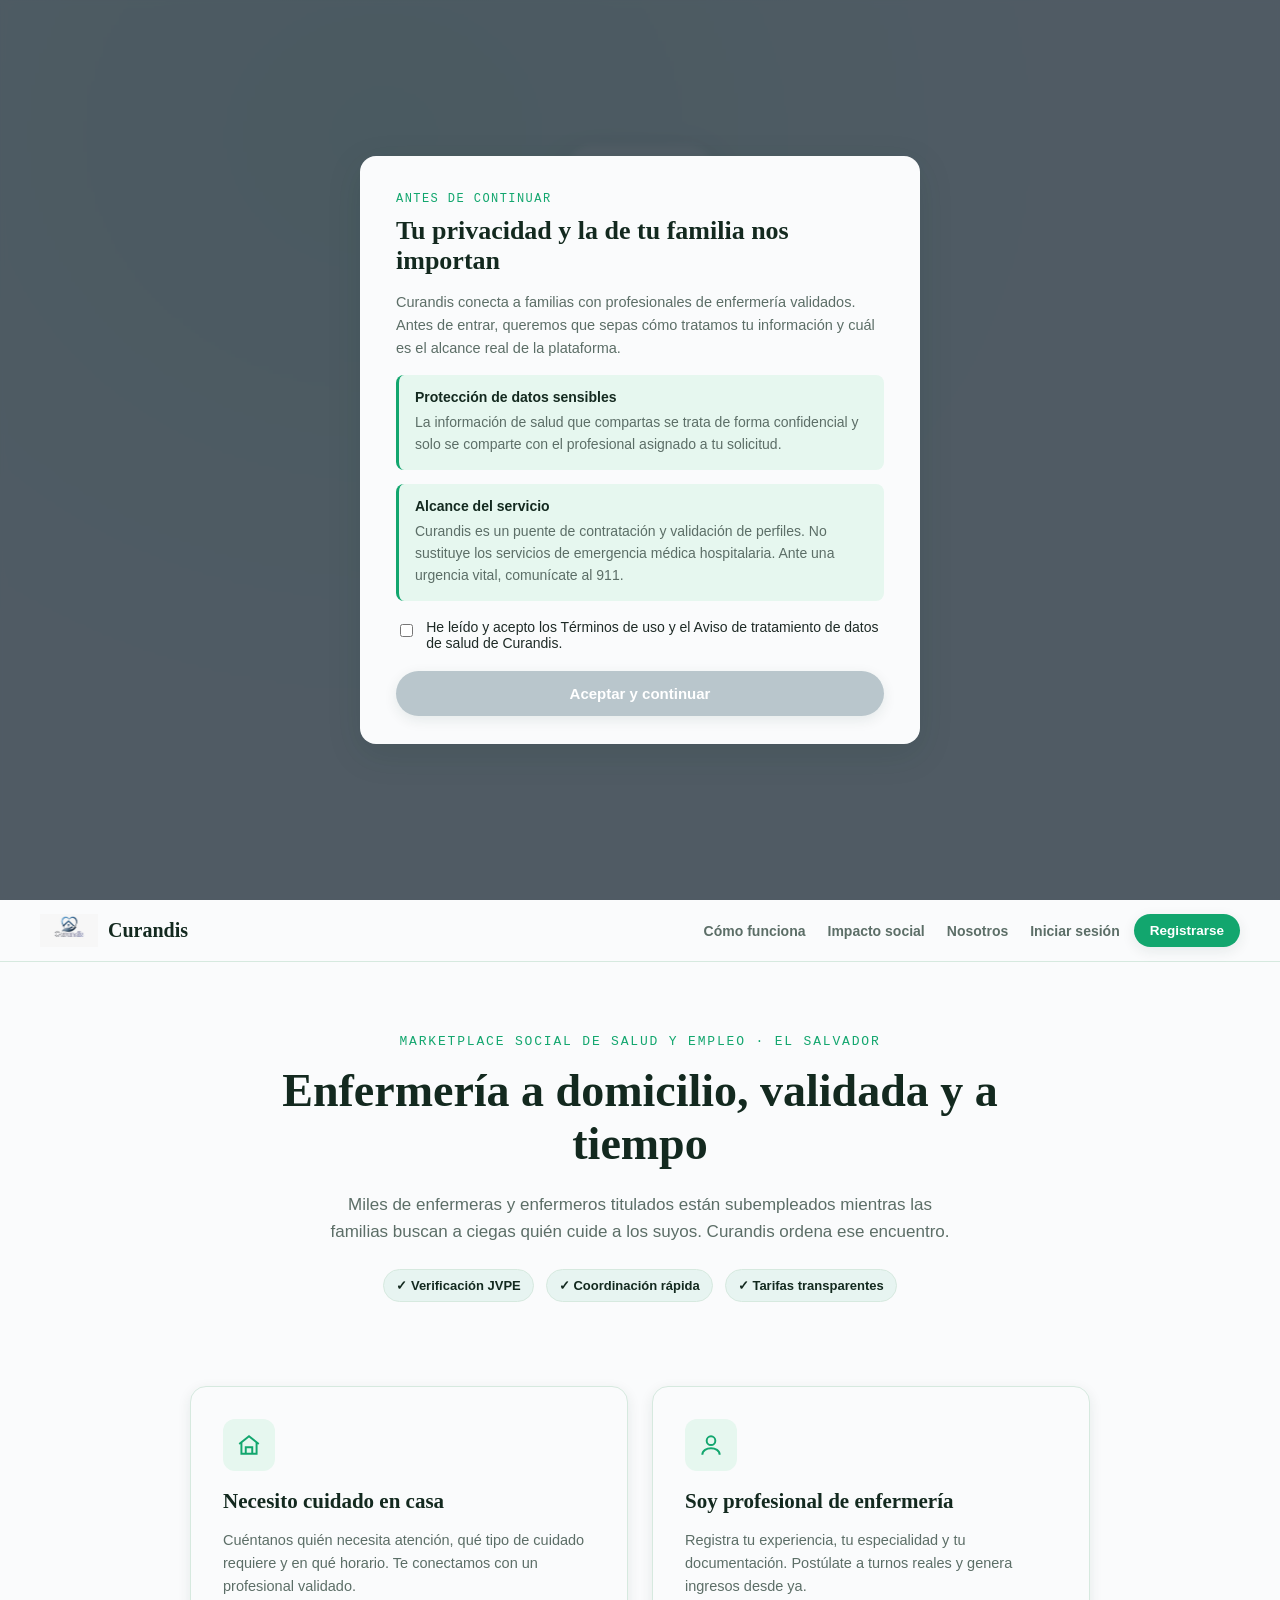
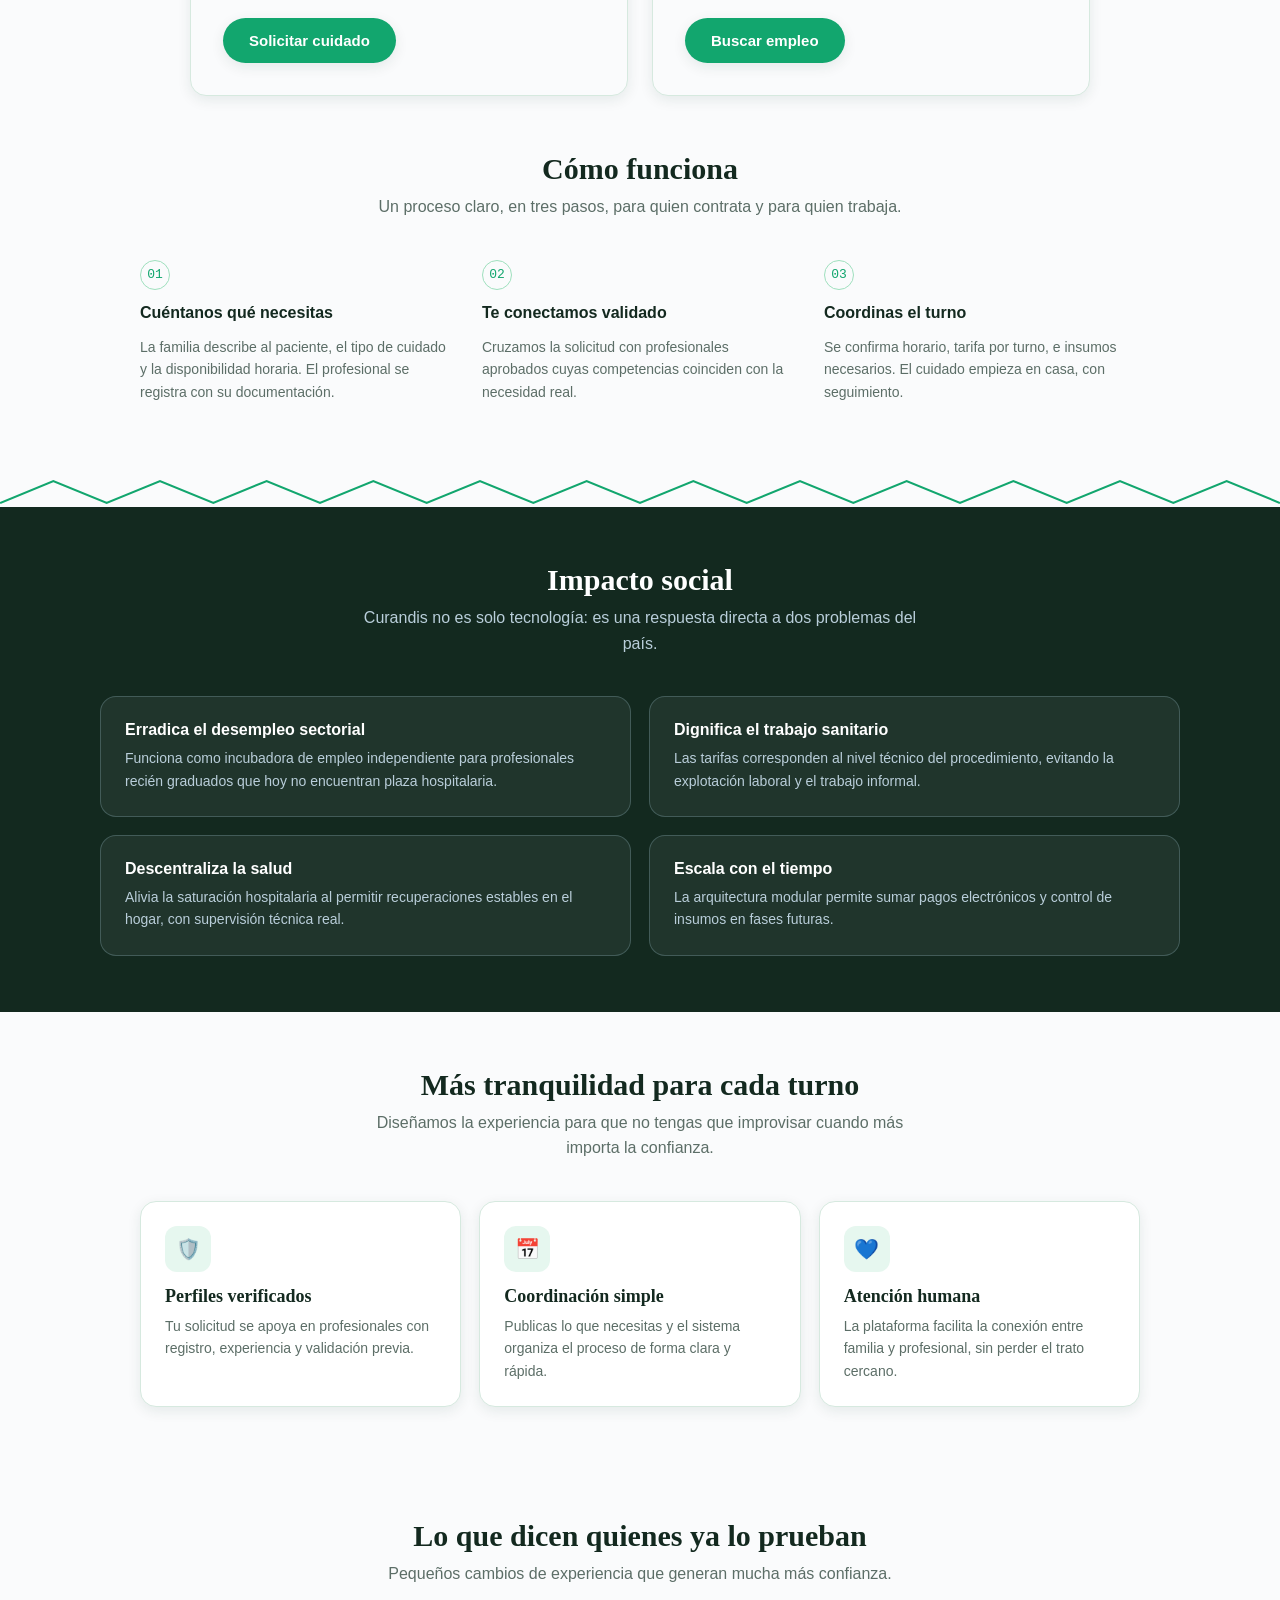
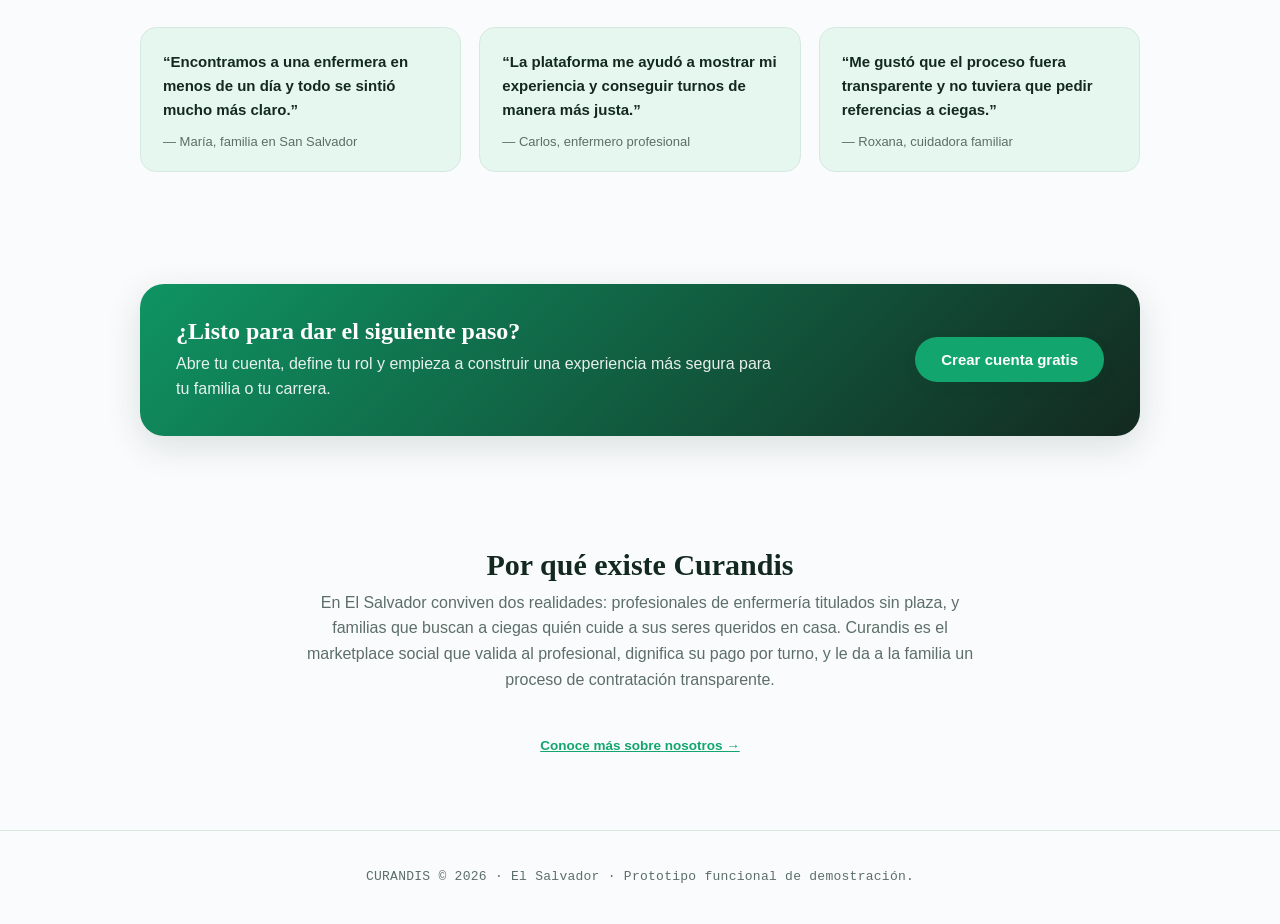
<file: index.html>
<!DOCTYPE html>
<html lang="es">
<head>
<meta charset="UTF-8">
<meta name="viewport" content="width=device-width, initial-scale=1.0">
<title>Curandis — Cuidado en casa, empleo digno</title>
<!-- Cabeceras de seguridad recomendadas: limitan desde dónde puede cargar
     scripts/estilos/imágenes esta página. La versión final debería enviar
     estas mismas reglas como cabeceras HTTP reales desde el hosting. -->
<meta http-equiv="Content-Security-Policy" content="default-src 'self'; connect-src 'self' https://formsubmit.co; style-src 'self' 'unsafe-inline' https://fonts.googleapis.com; font-src https://fonts.gstatic.com; img-src 'self' data:; script-src 'self' 'unsafe-inline';">
<meta http-equiv="X-Content-Type-Options" content="nosniff">
<meta name="referrer" content="strict-origin-when-cross-origin">
<meta name="robots" content="noindex, nofollow">
<link rel="preconnect" href="https://fonts.googleapis.com">
<link href="https://fonts.googleapis.com/css2?family=Fraunces:opsz,wght@9..144,400;9..144,500;9..144,600;9..144,700&family=Public+Sans:wght@400;500;600;700;800&family=IBM+Plex+Mono:wght@400;500&display=swap" rel="stylesheet">
<link rel="stylesheet" href="styles.css">
</head>
<body>

<!-- ============ MODAL LEGAL (aparece solo la primera vez) ============ -->
<div id="modal-overlay">
  <div class="modal-card"> 
    <span class="eyebrow">Antes de continuar</span>
    <h2>Tu privacidad y la de tu familia nos importan</h2>
    <p style="font-size:14.5px;">Curandis conecta a familias con profesionales de enfermería validados. Antes de entrar, queremos que sepas cómo tratamos tu información y cuál es el alcance real de la plataforma.</p>
    <div class="legal-block"><h4>Protección de datos sensibles</h4><p>La información de salud que compartas se trata de forma confidencial y solo se comparte con el profesional asignado a tu solicitud.</p></div>
    <div class="legal-block"><h4>Alcance del servicio</h4><p>Curandis es un puente de contratación y validación de perfiles. No sustituye los servicios de emergencia médica hospitalaria. Ante una urgencia vital, comunícate al 911.</p></div>
    <label class="checkbox-row"><input type="checkbox" id="accept-terms"><span>He leído y acepto los Términos de uso y el Aviso de tratamiento de datos de salud de Curandis.</span></label>
    <button class="btn btn-primary btn-block" id="accept-btn" disabled>Aceptar y continuar</button>
  </div>
</div>

<!-- ============ BIENVENIDA ============ -->
<div class="welcome-hero" id="screen-welcome">
  <div class="landing-card">
    <div class="logo-tile"><img src="photos/logo.png" alt="Curandis"></div>
    <h1>Curandis</h1>
    <p class="sub">Conectamos familias con enfermeros registrados JVPE para atención profesional en casa.</p>
    <div class="landing-badges">
      <div class="landing-badge"><div class="lb-icon">🛡️</div><div class="lb-label">JVPE verificado</div></div>
      <div class="landing-badge"><div class="lb-icon">⭐</div><div class="lb-label">Altamente calificados</div></div>
      <div class="landing-badge"><div class="lb-icon">👥</div><div class="lb-label">8+ enfermeros</div></div>
    </div>
    <button class="btn btn-primary btn-block" onclick="location.href='registro.html'">Crear cuenta gratis →</button>
    <button class="btn btn-ghost btn-block" onclick="openAuth()">Ya tengo cuenta — Ingresar</button>
    <a class="landing-demo" onclick="watchDemo()">Ver demo con enfermera María Hernández →</a>
    <p class="landing-foot">Curandis · El Salvador</p>
  </div>
</div>

<!-- ============ LANDING PÚBLICO / MARKETING ============ -->
<div id="screen-dashboard">
  <nav class="topbar">
    <div class="brand" onclick="scrollToTop()"><img src="photos/logo.png" alt=""><span>Curandis</span></div>
    <div class="links">
      <a onclick="scrollToId('como-funciona')">Cómo funciona</a>
      <a onclick="scrollToId('impacto')">Impacto social</a>
      <a href="nosotros.html">Nosotros</a>
      <span id="nav-guest">
        <a onclick="openAuth()">Iniciar sesión</a>
        <button class="btn btn-primary btn-sm" onclick="location.href='registro.html'">Registrarse</button>
      </span>
      <span id="nav-user" style="display:none;">
        <span class="user-chip"><span class="avatar" id="nav-avatar">--</span><span id="nav-name">Usuario</span></span>
        <button class="btn btn-ghost btn-sm" onclick="goToOwnDashboard()">Mi panel</button>
        <button class="btn btn-ghost btn-sm" onclick="logout()">Salir</button>
      </span>
    </div>
  </nav>

  <div class="hero">
    <span class="eyebrow">Marketplace social de salud y empleo · El Salvador</span>
    <h1>Enfermería a domicilio, validada y a tiempo</h1>
    <p class="lead">Miles de enfermeras y enfermeros titulados están subempleados mientras las familias buscan a ciegas quién cuide a los suyos. Curandis ordena ese encuentro.</p>
    <div class="hero-highlights">
      <span class="hero-highlight">✓ Verificación JVPE</span>
      <span class="hero-highlight">✓ Coordinación rápida</span>
      <span class="hero-highlight">✓ Tarifas transparentes</span>
    </div>
  </div>

  <div class="path-cards">
    <div class="path-card">
      <div class="icon"><svg width="26" height="26" viewBox="0 0 24 24" fill="none" stroke="#12A66E" stroke-width="1.8"><path d="M3 11l9-7 9 7"/><path d="M5 10v10h14V10"/><path d="M9 20v-6h6v6"/></svg></div>
      <h3>Necesito cuidado en casa</h3>
      <p>Cuéntanos quién necesita atención, qué tipo de cuidado requiere y en qué horario. Te conectamos con un profesional validado.</p>
      <button class="btn btn-primary" onclick="enterFlow('family')">Solicitar cuidado</button>
    </div>
    <div class="path-card">
      <div class="icon"><svg width="26" height="26" viewBox="0 0 24 24" fill="none" stroke="#12A66E" stroke-width="1.8"><path d="M12 12a4 4 0 100-8 4 4 0 000 8z"/><path d="M4 21c0-4 4-6 8-6s8 2 8 6"/></svg></div>
      <h3>Soy profesional de enfermería</h3>
      <p>Registra tu experiencia, tu especialidad y tu documentación. Postúlate a turnos reales y genera ingresos desde ya.</p>
      <button class="btn btn-primary" onclick="enterFlow('professional')">Buscar empleo</button>
    </div>
  </div>

  <section id="como-funciona">
    <h2 class="section-title">Cómo funciona</h2>
    <p class="section-sub">Un proceso claro, en tres pasos, para quien contrata y para quien trabaja.</p>
    <div class="steps-grid">
      <div class="step-item"><div class="num">01</div><h4>Cuéntanos qué necesitas</h4><p>La familia describe al paciente, el tipo de cuidado y la disponibilidad horaria. El profesional se registra con su documentación.</p></div>
      <div class="step-item"><div class="num">02</div><h4>Te conectamos validado</h4><p>Cruzamos la solicitud con profesionales aprobados cuyas competencias coinciden con la necesidad real.</p></div>
      <div class="step-item"><div class="num">03</div><h4>Coordinas el turno</h4><p>Se confirma horario, tarifa por turno, e insumos necesarios. El cuidado empieza en casa, con seguimiento.</p></div>
    </div>
  </section>

  <svg class="roofline" viewBox="0 0 1080 34" preserveAspectRatio="none"><path d="M0,30 L45,8 L90,30 L135,8 L180,30 L225,8 L270,30 L315,8 L360,30 L405,8 L450,30 L495,8 L540,30 L585,8 L630,30 L675,8 L720,30 L765,8 L810,30 L855,8 L900,30 L945,8 L990,30 L1035,8 L1080,30"/></svg>

  <section class="wide-bg" id="impacto">
    <div class="inner">
      <h2 class="section-title">Impacto social</h2>
      <p class="section-sub">Curandis no es solo tecnología: es una respuesta directa a dos problemas del país.</p>
      <div class="impact-grid">
        <div class="impact-card"><h4>Erradica el desempleo sectorial</h4><p>Funciona como incubadora de empleo independiente para profesionales recién graduados que hoy no encuentran plaza hospitalaria.</p></div>
        <div class="impact-card"><h4>Dignifica el trabajo sanitario</h4><p>Las tarifas corresponden al nivel técnico del procedimiento, evitando la explotación laboral y el trabajo informal.</p></div>
        <div class="impact-card"><h4>Descentraliza la salud</h4><p>Alivia la saturación hospitalaria al permitir recuperaciones estables en el hogar, con supervisión técnica real.</p></div>
        <div class="impact-card"><h4>Escala con el tiempo</h4><p>La arquitectura modular permite sumar pagos electrónicos y control de insumos en fases futuras.</p></div>
      </div>
    </div>
  </section>

  <section id="beneficios">
    <h2 class="section-title">Más tranquilidad para cada turno</h2>
    <p class="section-sub">Diseñamos la experiencia para que no tengas que improvisar cuando más importa la confianza.</p>
    <div class="feature-grid">
      <div class="feature-card">
        <div class="fc-icon">🛡️</div>
        <h3>Perfiles verificados</h3>
        <p>Tu solicitud se apoya en profesionales con registro, experiencia y validación previa.</p>
      </div>
      <div class="feature-card">
        <div class="fc-icon">📅</div>
        <h3>Coordinación simple</h3>
        <p>Publicas lo que necesitas y el sistema organiza el proceso de forma clara y rápida.</p>
      </div>
      <div class="feature-card">
        <div class="fc-icon">💙</div>
        <h3>Atención humana</h3>
        <p>La plataforma facilita la conexión entre familia y profesional, sin perder el trato cercano.</p>
      </div>
    </div>
  </section>

  <section id="testimonios">
    <h2 class="section-title">Lo que dicen quienes ya lo prueban</h2>
    <p class="section-sub">Pequeños cambios de experiencia que generan mucha más confianza.</p>
    <div class="testimonial-grid">
      <div class="testimonial-card">
        <div class="quote">“Encontramos a una enfermera en menos de un día y todo se sintió mucho más claro.”</div>
        <div class="author">— María, familia en San Salvador</div>
      </div>
      <div class="testimonial-card">
        <div class="quote">“La plataforma me ayudó a mostrar mi experiencia y conseguir turnos de manera más justa.”</div>
        <div class="author">— Carlos, enfermero profesional</div>
      </div>
      <div class="testimonial-card">
        <div class="quote">“Me gustó que el proceso fuera transparente y no tuviera que pedir referencias a ciegas.”</div>
        <div class="author">— Roxana, cuidadora familiar</div>
      </div>
    </div>
  </section>

  <section>
    <div class="cta-band">
      <div>
        <h3>¿Listo para dar el siguiente paso?</h3>
        <p>Abre tu cuenta, define tu rol y empieza a construir una experiencia más segura para tu familia o tu carrera.</p>
      </div>
      <button class="btn btn-primary" onclick="location.href='registro.html'">Crear cuenta gratis</button>
    </div>
  </section>

  <section id="nosotros-teaser">
    <h2 class="section-title">Por qué existe Curandis</h2>
    <p class="section-sub" style="max-width:680px;">En El Salvador conviven dos realidades: profesionales de enfermería titulados sin plaza, y familias que buscan a ciegas quién cuide a sus seres queridos en casa. Curandis es el marketplace social que valida al profesional, dignifica su pago por turno, y le da a la familia un proceso de contratación transparente.</p>
    <p style="text-align:center;margin-top:14px;"><a class="btn-link" href="nosotros.html">Conoce más sobre nosotros →</a></p>
  </section>

  <footer><p class="mono">CURANDIS © 2026 · El Salvador · Prototipo funcional de demostración.</p></footer>
</div>

<script src="app.js"></script>
<script>
  scrollToHashOnLoad();
</script>
</body>
</html>
</file>
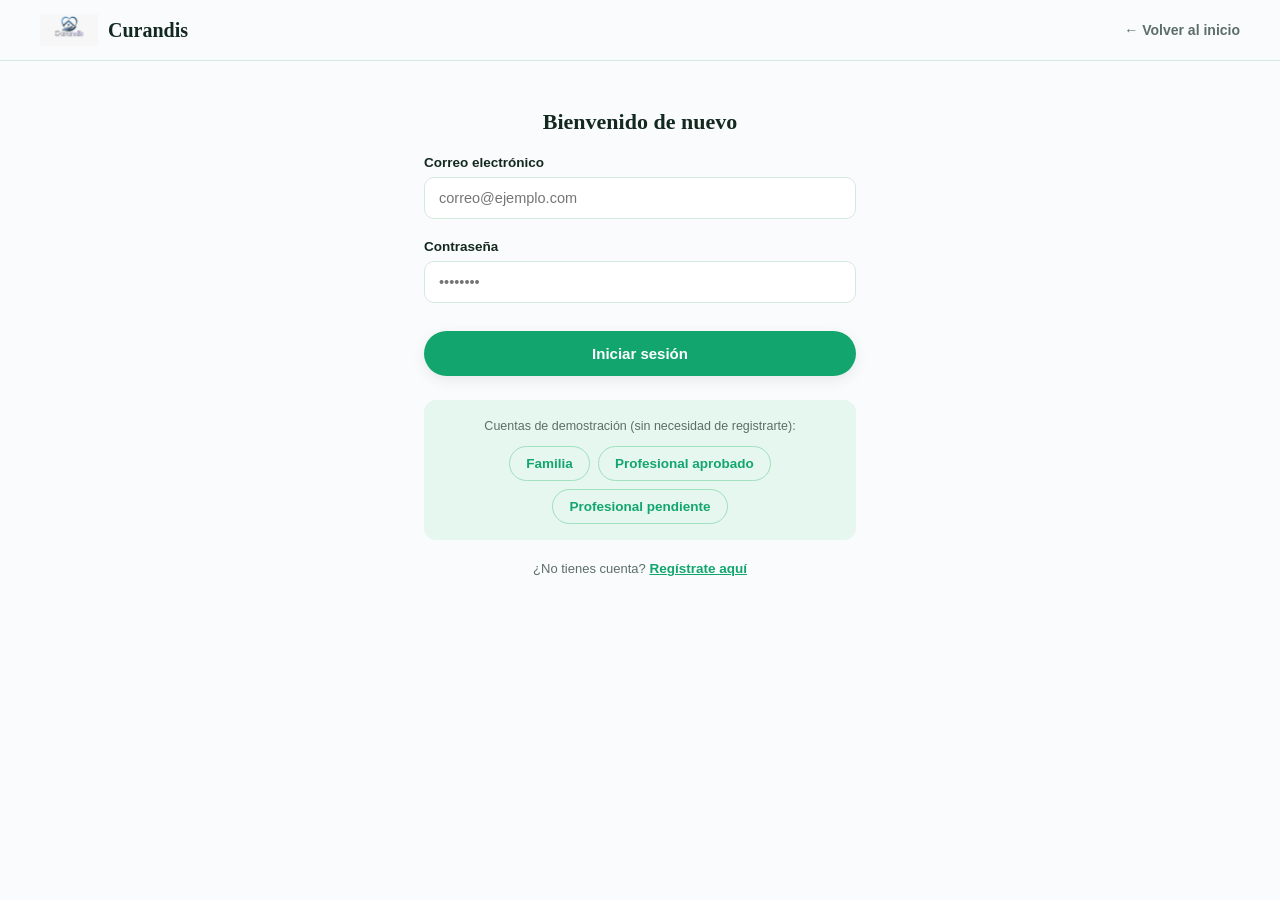
<file: buscar.html>
<!DOCTYPE html>
<html lang="es">
<head>
<meta charset="UTF-8">
<meta name="viewport" content="width=device-width, initial-scale=1.0">
<title>Buscar enfermeros — Curandis</title>
<!-- Cabeceras de seguridad recomendadas: limitan desde dónde puede cargar
     scripts/estilos/imágenes esta página. La versión final debería enviar
     estas mismas reglas como cabeceras HTTP reales desde el hosting. -->
<meta http-equiv="Content-Security-Policy" content="default-src 'self'; connect-src 'self' https://formsubmit.co; style-src 'self' 'unsafe-inline' https://fonts.googleapis.com; font-src https://fonts.gstatic.com; img-src 'self' data:; script-src 'self' 'unsafe-inline';">
<meta http-equiv="X-Content-Type-Options" content="nosniff">
<meta name="referrer" content="strict-origin-when-cross-origin">
<meta name="robots" content="noindex, nofollow">
<link rel="preconnect" href="https://fonts.googleapis.com">
<link href="https://fonts.googleapis.com/css2?family=Fraunces:opsz,wght@9..144,400;9..144,500;9..144,600;9..144,700&family=Public+Sans:wght@400;500;600;700;800&family=IBM+Plex+Mono:wght@400;500&display=swap" rel="stylesheet">
<link rel="stylesheet" href="styles.css">
</head>
<body>

  <div class="tabbar-slot" id="tabbar-client-search"></div>
  <div class="app-shell">
    <div class="stat-banner">
      <div class="sb-title">✨ Profesionales disponibles ahora</div>
      <div class="sb-nums">
        <div class="sb-num"><b id="sb-disponibles">0</b><span>Disponibles</span></div>
        <div class="sb-num"><b id="sb-total">0</b><span>Total JVPE</span></div>
        <div class="sb-num"><b id="sb-zona">0</b><span>Tu zona</span></div>
      </div>
    </div>
    <div class="search-row">
      <input type="text" id="nurse-search-input" placeholder="Nombre o especialidad..." oninput="renderNurseSearch()">
      <select id="nurse-search-filter" onchange="renderNurseSearch()"><option value="">Todas las especial…</option></select>
    </div>
    <div id="nurse-search-results"></div>
    <div class="empty-invite">
      <div><p><strong>¿No encuentras a quién buscas?</strong></p><p class="small">Publica un trabajo abierto y cualquier enfermero/a disponible podrá aceptarlo.</p></div>
      <button class="btn btn-primary btn-sm" onclick="openOpenJobModal()">+ Publicar trabajo abierto</button>
    </div>
  </div>


<div id="request-modal-overlay" onclick="if(event.target===this) closeRequestModal()">
  <div class="req-modal">
    <div class="req-modal-head">
      <div>
        <h3 id="req-modal-title">Nueva Solicitud</h3>
        <p id="req-modal-sub">Completa los datos del servicio que necesitas</p>
      </div>
      <button class="req-close" onclick="closeRequestModal()">✕</button>
    </div>
    <div id="req-nurse-chip-slot"></div>
    <div class="open-note" id="req-open-note" style="display:none;">
      <span>👥</span><div><strong>Solicitud abierta</strong><br>Todos los enfermeros/as registrados verán tu trabajo. El primero en aceptar quedará asignado.</div>
    </div>
    <div class="req-field"><label>⚠️ Nivel de urgencia</label>
      <div class="urgency-grid">
        <div class="urgency-opt selected" id="req-urg-normal" onclick="selectUrgency('normal')"><span class="u-title">Normal</span><span class="u-desc">Atención planificada</span></div>
        <div class="urgency-opt" id="req-urg-urgente" onclick="selectUrgency('urgente')"><span class="u-title">Urgente</span><span class="u-desc">Lo antes posible</span></div>
      </div>
    </div>
    <div class="req-field-row">
      <div class="req-field"><label>📅 Fecha</label><input type="date" id="req-fecha"></div>
      <div class="req-field"><label>🕐 Horario</label><select id="req-horario"><option value="">Elige hora</option><option>Mañana (7am-12pm)</option><option>Tarde (12pm-6pm)</option><option>Noche (6pm-12am)</option><option>24 horas</option></select></div>
    </div>
    <div class="req-field"><label>🩺 Tipo de servicio</label>
      <select id="req-tipo"><option value="">Selecciona el tipo de servicio</option><option>Cuidado geriátrico</option><option>Cuidado pediátrico</option><option>Postoperatorio</option><option>Curación de heridas</option><option>Control de signos vitales</option><option>Administración de medicamentos</option></select>
    </div>
    <div class="req-field"><label>👤 Paciente</label><input type="text" id="req-paciente" placeholder="Ej: mamá de 72 años, diagnóstico: diabetes tipo 2"></div>
    <div class="req-field"><label>💬 Descripción del servicio</label><textarea id="req-desc" rows="3" placeholder="Describe qué necesitas: estado del paciente, materiales disponibles, frecuencia, indicaciones médicas, dirección exacta, acceso a la vivienda..."></textarea></div>
    <p class="req-hint">Cuanto más detalle, mejor puede prepararse el enfermero/a.</p>
    <div class="req-modal-foot">
      <button class="btn btn-ghost" onclick="closeRequestModal()">Cancelar</button>
      <button class="btn btn-primary" id="req-submit-btn" onclick="submitRequest()">📶 Enviar Solicitud</button>
    </div>
  </div>
</div>

<script src="app.js"></script>
<script>
  if(requireAuth('family')){
    renderTabbar('client-search');
    renderNurseSearch();
  }
</script>
</body>
</html>
</file>
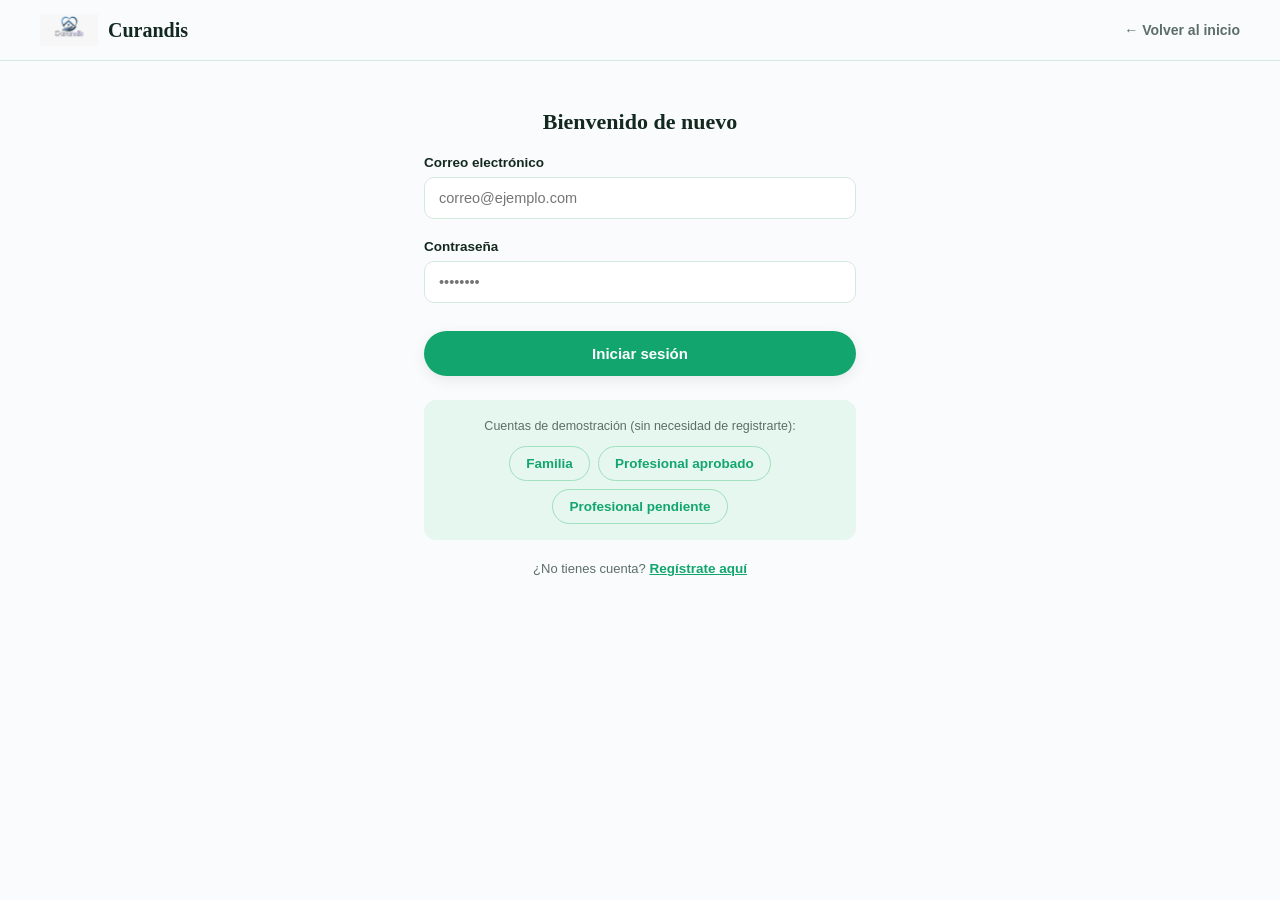
<file: chats.html>
<!DOCTYPE html>
<html lang="es">
<head>
<meta charset="UTF-8">
<meta name="viewport" content="width=device-width, initial-scale=1.0">
<title>Chats — Curandis</title>
<!-- Cabeceras de seguridad recomendadas: limitan desde dónde puede cargar
     scripts/estilos/imágenes esta página. La versión final debería enviar
     estas mismas reglas como cabeceras HTTP reales desde el hosting. -->
<meta http-equiv="Content-Security-Policy" content="default-src 'self'; connect-src 'self' https://formsubmit.co; style-src 'self' 'unsafe-inline' https://fonts.googleapis.com; font-src https://fonts.gstatic.com; img-src 'self' data:; script-src 'self' 'unsafe-inline';">
<meta http-equiv="X-Content-Type-Options" content="nosniff">
<meta name="referrer" content="strict-origin-when-cross-origin">
<meta name="robots" content="noindex, nofollow">
<link rel="preconnect" href="https://fonts.googleapis.com">
<link href="https://fonts.googleapis.com/css2?family=Fraunces:opsz,wght@9..144,400;9..144,500;9..144,600;9..144,700&family=Public+Sans:wght@400;500;600;700;800&family=IBM+Plex+Mono:wght@400;500&display=swap" rel="stylesheet">
<link rel="stylesheet" href="styles.css">
</head>
<body>

  <div class="tabbar-slot" id="tabbar-nurse-chats"></div>
  <div class="app-shell">
    <h2 class="app-section-title">Chats</h2>
    <div class="app-empty">
      <div class="ae-icon">💬</div>
      <h3>Sin conversaciones aún</h3>
      <p>Cuando confirmes un servicio con una familia, podrán coordinar aquí.</p>
    </div>
  </div>

<script src="app.js"></script>
<script>
  if(requireAuth('professional')){ renderTabbar('nurse-chats'); }
</script>
</body>
</html>
</file>
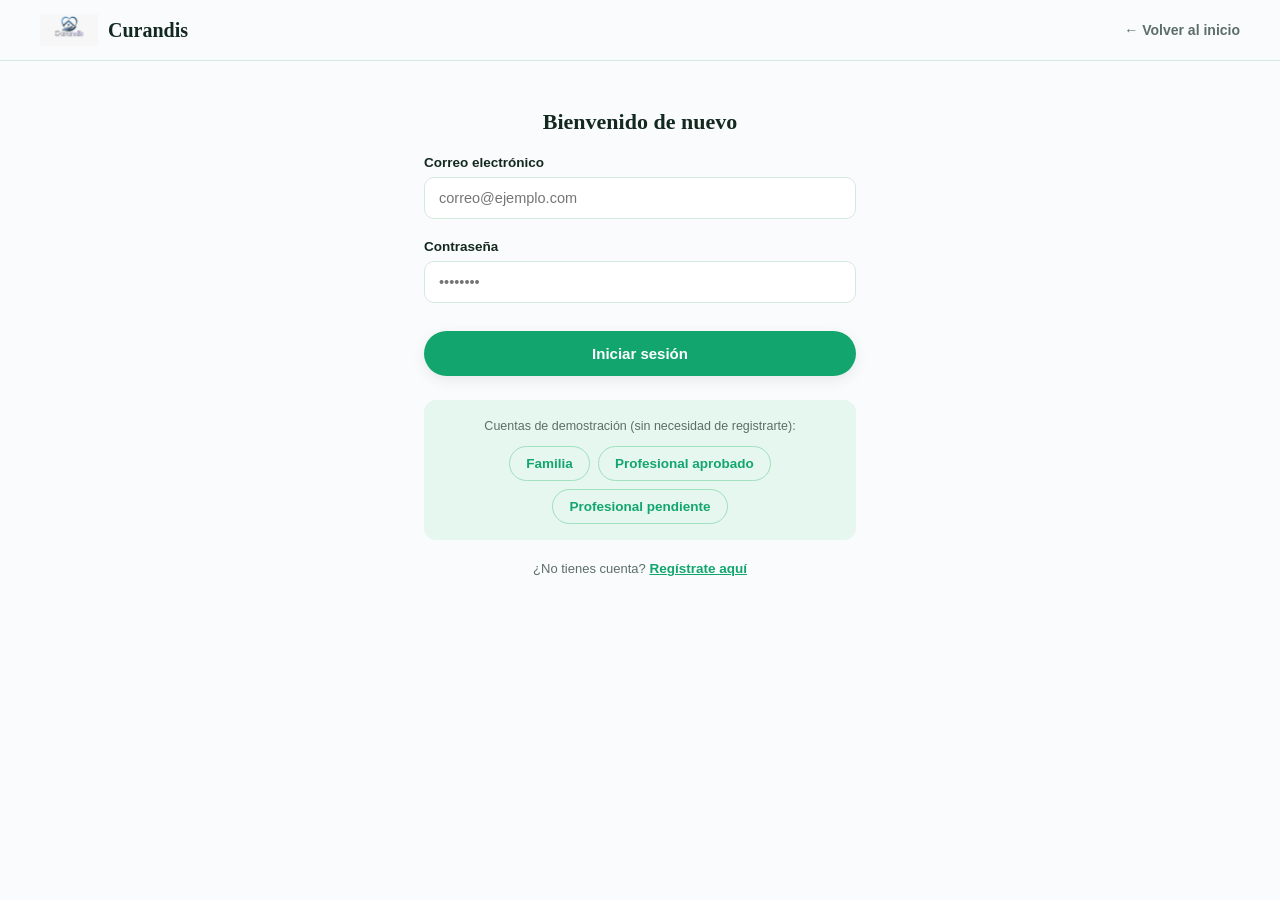
<file: login.html>
<!DOCTYPE html>
<html lang="es">
<head>
<meta charset="UTF-8">
<meta name="viewport" content="width=device-width, initial-scale=1.0">
<title>Iniciar sesión — Curandis</title>
<!-- Cabeceras de seguridad recomendadas: limitan desde dónde puede cargar
     scripts/estilos/imágenes esta página. La versión final debería enviar
     estas mismas reglas como cabeceras HTTP reales desde el hosting. -->
<meta http-equiv="Content-Security-Policy" content="default-src 'self'; connect-src 'self' https://formsubmit.co; style-src 'self' 'unsafe-inline' https://fonts.googleapis.com; font-src https://fonts.gstatic.com; img-src 'self' data:; script-src 'self' 'unsafe-inline';">
<meta http-equiv="X-Content-Type-Options" content="nosniff">
<meta name="referrer" content="strict-origin-when-cross-origin">
<meta name="robots" content="noindex, nofollow">
<link rel="preconnect" href="https://fonts.googleapis.com">
<link href="https://fonts.googleapis.com/css2?family=Fraunces:opsz,wght@9..144,400;9..144,500;9..144,600;9..144,700&family=Public+Sans:wght@400;500;600;700;800&family=IBM+Plex+Mono:wght@400;500&display=swap" rel="stylesheet">
<link rel="stylesheet" href="styles.css">
</head>
<body>

<nav class="topbar"><div class="brand" onclick="goToDashboard()"><img src="photos/logo.png" alt=""><span>Curandis</span></div><div class="links"><a onclick="goToDashboard()">← Volver al inicio</a></div></nav>
<div class="form-shell narrow">
    <div id="panel-signin">
      <div class="form-header" style="margin-bottom:20px;"><h1 style="font-size:22px;">Bienvenido de nuevo</h1></div>
      <div class="field"><label>Correo electrónico</label><input type="email" id="si-email" placeholder="correo@ejemplo.com"></div>
      <div class="field"><label>Contraseña</label><input type="password" id="si-password" placeholder="••••••••"></div>
      <div class="error-text" id="si-error">No encontramos una cuenta con ese correo. <a class="btn-link" onclick="location.href='registro.html'">Regístrate primero.</a></div>
      <button class="btn btn-primary btn-block" onclick="doSignIn()" style="margin-top:8px;">Iniciar sesión</button>
      <div class="demo-box">
        <p>Cuentas de demostración (sin necesidad de registrarte):</p>
        <div class="demo-buttons">
          <button class="btn btn-ghost btn-sm" onclick="demoLogin('family')">Familia</button>
          <button class="btn btn-ghost btn-sm" onclick="demoLogin('pro-approved')">Profesional aprobado</button>
          <button class="btn btn-ghost btn-sm" onclick="demoLogin('pro-pending')">Profesional pendiente</button>
        </div>
      </div>
    </div>

  <p style="text-align:center;font-size:13px;margin-top:18px;">¿No tienes cuenta? <a class="btn-link" href="registro.html">Regístrate aquí</a></p>
</div>

<script src="app.js"></script>
</body>
</html>
</file>
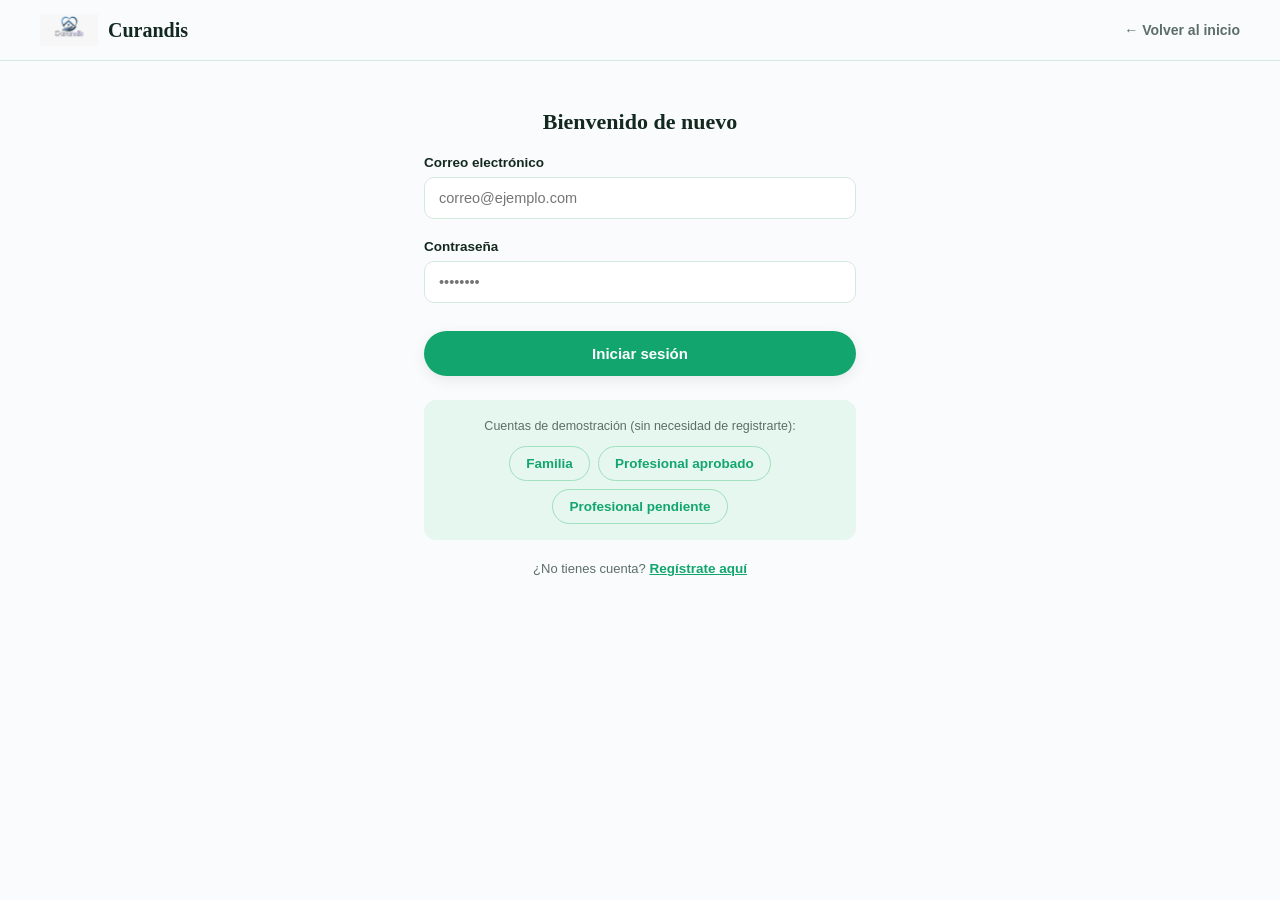
<file: mensajes.html>
<!DOCTYPE html>
<html lang="es">
<head>
<meta charset="UTF-8">
<meta name="viewport" content="width=device-width, initial-scale=1.0">
<title>Mensajes — Curandis</title>
<!-- Cabeceras de seguridad recomendadas: limitan desde dónde puede cargar
     scripts/estilos/imágenes esta página. La versión final debería enviar
     estas mismas reglas como cabeceras HTTP reales desde el hosting. -->
<meta http-equiv="Content-Security-Policy" content="default-src 'self'; connect-src 'self' https://formsubmit.co; style-src 'self' 'unsafe-inline' https://fonts.googleapis.com; font-src https://fonts.gstatic.com; img-src 'self' data:; script-src 'self' 'unsafe-inline';">
<meta http-equiv="X-Content-Type-Options" content="nosniff">
<meta name="referrer" content="strict-origin-when-cross-origin">
<meta name="robots" content="noindex, nofollow">
<link rel="preconnect" href="https://fonts.googleapis.com">
<link href="https://fonts.googleapis.com/css2?family=Fraunces:opsz,wght@9..144,400;9..144,500;9..144,600;9..144,700&family=Public+Sans:wght@400;500;600;700;800&family=IBM+Plex+Mono:wght@400;500&display=swap" rel="stylesheet">
<link rel="stylesheet" href="styles.css">
</head>
<body>

  <div class="tabbar-slot" id="tabbar-client-messages"></div>
  <div class="app-shell">
    <h2 class="app-section-title">Chats</h2>
    <p style="margin-bottom:20px;">Aquí verás la conversación con el enfermero/a una vez confirmes un servicio.</p>
    <div id="client-messages-list"></div>
  </div>

<script src="app.js"></script>
<script>
  if(requireAuth('family')){ renderTabbar('client-messages'); }
</script>
</body>
</html>
</file>
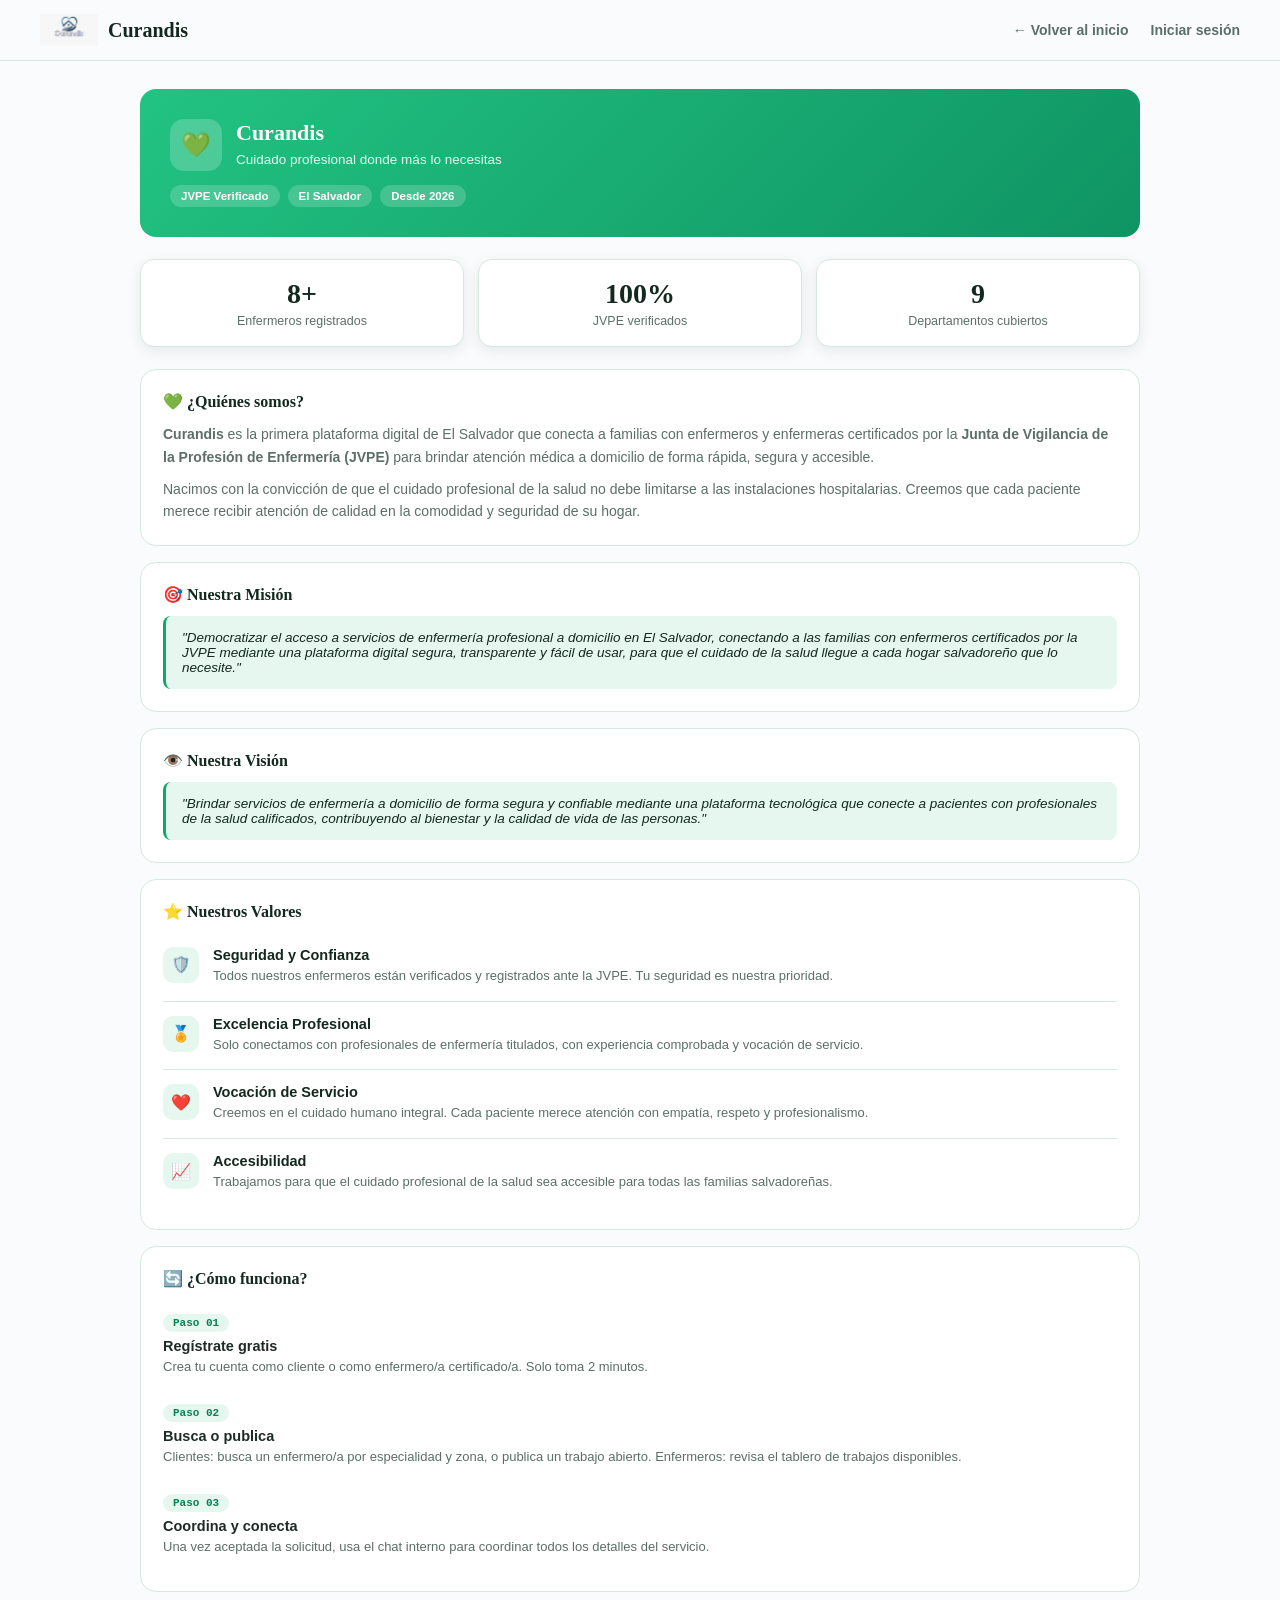
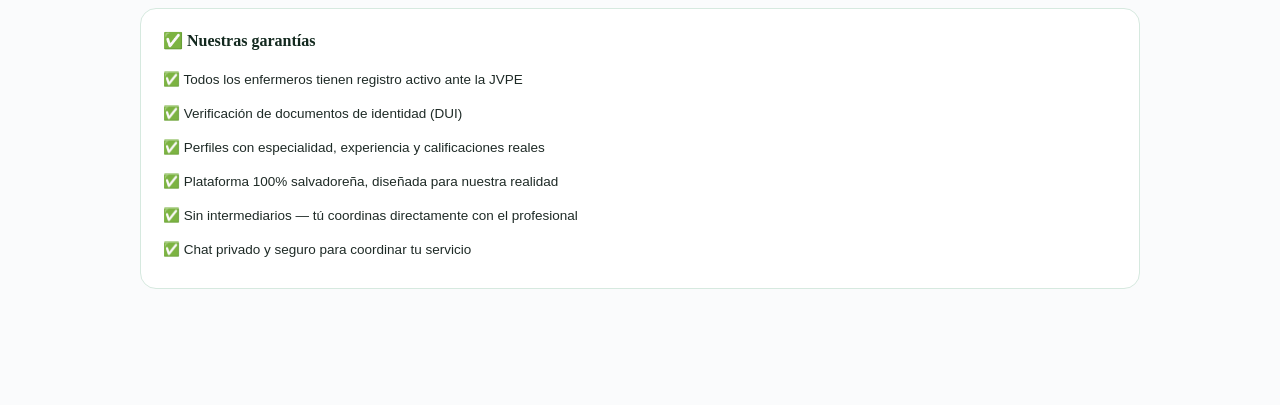
<file: nosotros.html>
<!DOCTYPE html>
<html lang="es">
<head>
<meta charset="UTF-8">
<meta name="viewport" content="width=device-width, initial-scale=1.0">
<title>Nosotros — Curandis</title>
<!-- Cabeceras de seguridad recomendadas: limitan desde dónde puede cargar
     scripts/estilos/imágenes esta página. La versión final debería enviar
     estas mismas reglas como cabeceras HTTP reales desde el hosting. -->
<meta http-equiv="Content-Security-Policy" content="default-src 'self'; connect-src 'self' https://formsubmit.co; style-src 'self' 'unsafe-inline' https://fonts.googleapis.com; font-src https://fonts.gstatic.com; img-src 'self' data:; script-src 'self' 'unsafe-inline';">
<meta http-equiv="X-Content-Type-Options" content="nosniff">
<meta name="referrer" content="strict-origin-when-cross-origin">
<meta name="robots" content="noindex, nofollow">
<link rel="preconnect" href="https://fonts.googleapis.com">
<link href="https://fonts.googleapis.com/css2?family=Fraunces:opsz,wght@9..144,400;9..144,500;9..144,600;9..144,700&family=Public+Sans:wght@400;500;600;700;800&family=IBM+Plex+Mono:wght@400;500&display=swap" rel="stylesheet">
<link rel="stylesheet" href="styles.css">
</head>
<body>

<div id="public-nav" style="display:none;">
  <nav class="topbar"><div class="brand" onclick="goToDashboard()"><img src="photos/logo.png" alt=""><span>Curandis</span></div><div class="links"><a href="index.html">← Volver al inicio</a><a href="login.html">Iniciar sesión</a></div></nav>
</div>
  <div class="tabbar-slot" id="tabbar-nosotros"></div>
  <div class="app-shell">
    <div class="nosotros-hero">
      <div class="nh-top">
        <div class="nh-icon">💚</div>
        <div><h2>Curandis</h2><p>Cuidado profesional donde más lo necesitas</p></div>
      </div>
      <div class="nh-badges"><span class="nh-badge">JVPE Verificado</span><span class="nh-badge">El Salvador</span><span class="nh-badge">Desde 2026</span></div>
    </div>
    <div class="nosotros-stats">
      <div class="metric-card"><div class="num">8+</div><div class="label">Enfermeros registrados</div></div>
      <div class="metric-card"><div class="num">100%</div><div class="label">JVPE verificados</div></div>
      <div class="metric-card"><div class="num">9</div><div class="label">Departamentos cubiertos</div></div>
    </div>
    <div class="nosotros-card">
      <h3>💚 ¿Quiénes somos?</h3>
      <p><strong>Curandis</strong> es la primera plataforma digital de El Salvador que conecta a familias con enfermeros y enfermeras certificados por la <strong>Junta de Vigilancia de la Profesión de Enfermería (JVPE)</strong> para brindar atención médica a domicilio de forma rápida, segura y accesible.</p>
      <p style="margin-top:10px;">Nacimos con la convicción de que el cuidado profesional de la salud no debe limitarse a las instalaciones hospitalarias. Creemos que cada paciente merece recibir atención de calidad en la comodidad y seguridad de su hogar.</p>
    </div>
    <div class="nosotros-card">
      <h3>🎯 Nuestra Misión</h3>
      <div class="nosotros-quote">"Democratizar el acceso a servicios de enfermería profesional a domicilio en El Salvador, conectando a las familias con enfermeros certificados por la JVPE mediante una plataforma digital segura, transparente y fácil de usar, para que el cuidado de la salud llegue a cada hogar salvadoreño que lo necesite."</div>
    </div>
    <div class="nosotros-card">
      <h3>👁️ Nuestra Visión</h3>
      <div class="nosotros-quote">"Brindar servicios de enfermería a domicilio de forma segura y confiable mediante una plataforma tecnológica que conecte a pacientes con profesionales de la salud calificados, contribuyendo al bienestar y la calidad de vida de las personas."</div>
    </div>
    <div class="nosotros-card">
      <h3>⭐ Nuestros Valores</h3>
      <div class="value-row"><div class="v-icon">🛡️</div><div><h4>Seguridad y Confianza</h4><p>Todos nuestros enfermeros están verificados y registrados ante la JVPE. Tu seguridad es nuestra prioridad.</p></div></div>
      <div class="value-row"><div class="v-icon">🏅</div><div><h4>Excelencia Profesional</h4><p>Solo conectamos con profesionales de enfermería titulados, con experiencia comprobada y vocación de servicio.</p></div></div>
      <div class="value-row"><div class="v-icon">❤️</div><div><h4>Vocación de Servicio</h4><p>Creemos en el cuidado humano integral. Cada paciente merece atención con empatía, respeto y profesionalismo.</p></div></div>
      <div class="value-row"><div class="v-icon">📈</div><div><h4>Accesibilidad</h4><p>Trabajamos para que el cuidado profesional de la salud sea accesible para todas las familias salvadoreñas.</p></div></div>
    </div>
    <div class="nosotros-card">
      <h3>🔄 ¿Cómo funciona?</h3>
      <div class="how-row"><div><div class="num-pill">Paso 01</div><h4>Regístrate gratis</h4><p>Crea tu cuenta como cliente o como enfermero/a certificado/a. Solo toma 2 minutos.</p></div></div>
      <div class="how-row"><div><div class="num-pill">Paso 02</div><h4>Busca o publica</h4><p>Clientes: busca un enfermero/a por especialidad y zona, o publica un trabajo abierto. Enfermeros: revisa el tablero de trabajos disponibles.</p></div></div>
      <div class="how-row"><div><div class="num-pill">Paso 03</div><h4>Coordina y conecta</h4><p>Una vez aceptada la solicitud, usa el chat interno para coordinar todos los detalles del servicio.</p></div></div>
    </div>
    <div class="nosotros-card">
      <h3>✅ Nuestras garantías</h3>
      <div class="guarantee-row">✅ Todos los enfermeros tienen registro activo ante la JVPE</div>
      <div class="guarantee-row">✅ Verificación de documentos de identidad (DUI)</div>
      <div class="guarantee-row">✅ Perfiles con especialidad, experiencia y calificaciones reales</div>
      <div class="guarantee-row">✅ Plataforma 100% salvadoreña, diseñada para nuestra realidad</div>
      <div class="guarantee-row">✅ Sin intermediarios — tú coordinas directamente con el profesional</div>
      <div class="guarantee-row">✅ Chat privado y seguro para coordinar tu servicio</div>
    </div>
  </div>

<script src="app.js"></script>
<script>
  if(currentUser){ renderTabbar('nosotros'); }
  else { document.getElementById('public-nav').style.display = 'block'; }
</script>
</body>
</html>
</file>
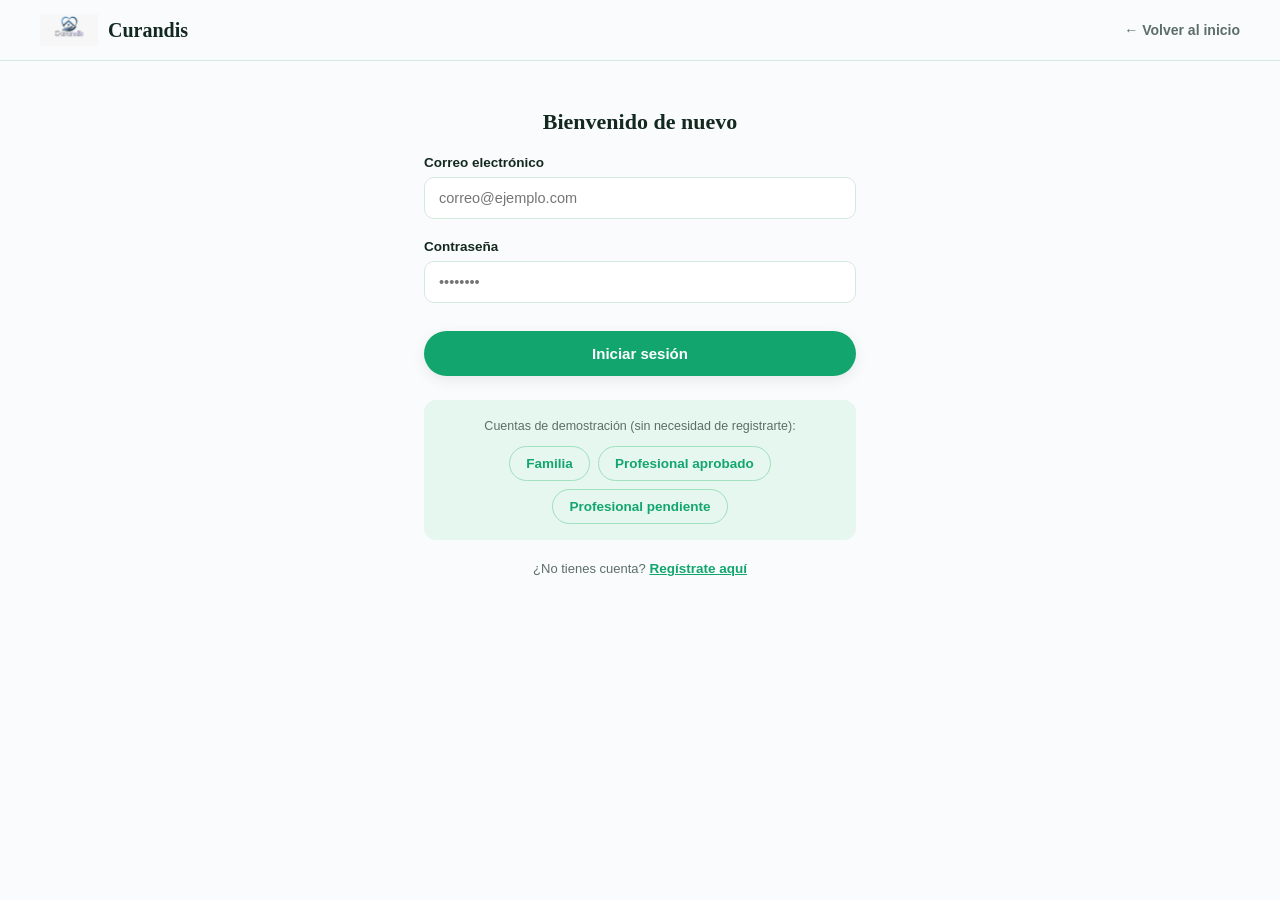
<file: pendiente.html>
<!DOCTYPE html>
<html lang="es">
<head>
<meta charset="UTF-8">
<meta name="viewport" content="width=device-width, initial-scale=1.0">
<title>Documentación en revisión — Curandis</title>
<!-- Cabeceras de seguridad recomendadas: limitan desde dónde puede cargar
     scripts/estilos/imágenes esta página. La versión final debería enviar
     estas mismas reglas como cabeceras HTTP reales desde el hosting. -->
<meta http-equiv="Content-Security-Policy" content="default-src 'self'; connect-src 'self' https://formsubmit.co; style-src 'self' 'unsafe-inline' https://fonts.googleapis.com; font-src https://fonts.gstatic.com; img-src 'self' data:; script-src 'self' 'unsafe-inline';">
<meta http-equiv="X-Content-Type-Options" content="nosniff">
<meta name="referrer" content="strict-origin-when-cross-origin">
<meta name="robots" content="noindex, nofollow">
<link rel="preconnect" href="https://fonts.googleapis.com">
<link href="https://fonts.googleapis.com/css2?family=Fraunces:opsz,wght@9..144,400;9..144,500;9..144,600;9..144,700&family=Public+Sans:wght@400;500;600;700;800&family=IBM+Plex+Mono:wght@400;500&display=swap" rel="stylesheet">
<link rel="stylesheet" href="styles.css">
</head>
<body>

  <nav class="topbar"><div class="brand" onclick="goToDashboard()"><img src="photos/logo.png" alt=""><span>Curandis</span></div><div class="links"><a onclick="logout()">Salir</a></div></nav>
  <div class="pending-screen">
    <div class="pending-icon"><svg width="28" height="28" viewBox="0 0 24 24" fill="none" stroke="#C9861E" stroke-width="2"><circle cx="12" cy="12" r="9"/><path d="M12 7v5l3 3"/></svg></div>
    <h2>Tu registro está en revisión</h2>
    <p style="margin-bottom:16px;">Un coordinador de Curandis está validando los datos de tu registro. Recibirás un aviso por correo cuando tu cuenta sea aprobada y puedas acceder a la aplicación.</p>
    <p id="registration-email-status" style="font-size:13px;margin-bottom:18px;"></p>
    <button class="btn btn-ghost" onclick="retryRegistrationEmail()">Reenviar solicitud por correo</button>
    <div class="field" style="max-width:280px;margin:24px auto 0;text-align:left;">
      <label for="approval-code">Código enviado por el coordinador</label>
      <input id="approval-code" type="text" inputmode="numeric" maxlength="6" placeholder="000000">
      <div class="error-text" id="approval-code-error">El código no es válido.</div>
    </div>
    <button class="btn btn-primary" style="margin-top:10px;" onclick="approveWithCode()">Confirmar verificación</button>
  </div>

<script src="app.js"></script>
<script>
  if(!requireAuth()) { /* redirige */ }
</script>
</body>
</html>
</file>
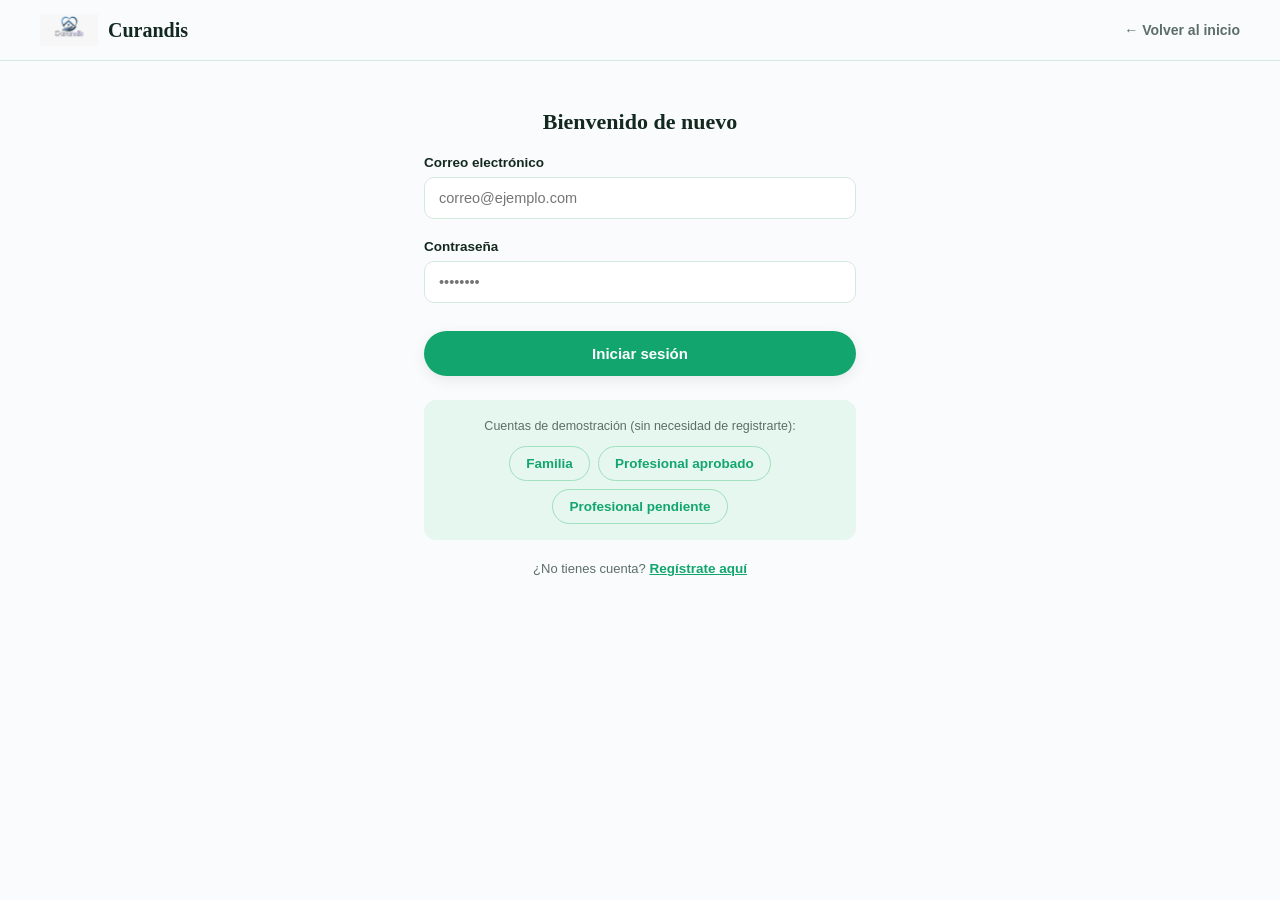
<file: perfil.html>
<!DOCTYPE html>
<html lang="es">
<head>
<meta charset="UTF-8">
<meta name="viewport" content="width=device-width, initial-scale=1.0">
<title>Mi perfil — Curandis</title>
<!-- Cabeceras de seguridad recomendadas: limitan desde dónde puede cargar
     scripts/estilos/imágenes esta página. La versión final debería enviar
     estas mismas reglas como cabeceras HTTP reales desde el hosting. -->
<meta http-equiv="Content-Security-Policy" content="default-src 'self'; connect-src 'self' https://formsubmit.co; style-src 'self' 'unsafe-inline' https://fonts.googleapis.com; font-src https://fonts.gstatic.com; img-src 'self' data:; script-src 'self' 'unsafe-inline';">
<meta http-equiv="X-Content-Type-Options" content="nosniff">
<meta name="referrer" content="strict-origin-when-cross-origin">
<meta name="robots" content="noindex, nofollow">
<link rel="preconnect" href="https://fonts.googleapis.com">
<link href="https://fonts.googleapis.com/css2?family=Fraunces:opsz,wght@9..144,400;9..144,500;9..144,600;9..144,700&family=Public+Sans:wght@400;500;600;700;800&family=IBM+Plex+Mono:wght@400;500&display=swap" rel="stylesheet">
<link rel="stylesheet" href="styles.css">
</head>
<body>

  <div class="tabbar-slot" id="tabbar-nurse-profile"></div>
  <div class="app-shell">
    <div class="profile-hero">
      <div class="ph-avatar" id="prof-avatar">--</div>
      <div><h2 id="prof-name">—</h2><p id="prof-specialty">—</p><p id="prof-reg" style="margin-top:2px;">✓ JVPE: —</p></div>
    </div>
    <div class="profile-metrics">
      <div class="metric-card"><div class="num" id="prof-rating">5.0</div><div class="label">⭐ Rating</div></div>
      <div class="metric-card"><div class="num" id="prof-years">1</div><div class="label">📈 Años exp.</div></div>
      <div class="metric-card"><div class="num" id="prof-rate">$15</div><div class="label">$ Tarifa/hr</div></div>
    </div>
    <div class="profile-list">
      <div class="profile-row"><div class="pr-icon">✉️</div><div><div class="pr-label">Correo</div><div class="pr-value" id="prof-email">—</div></div></div>
      <div class="profile-row"><div class="pr-icon">📞</div><div><div class="pr-label">Teléfono</div><div class="pr-value" id="prof-phone">—</div></div></div>
      <div class="profile-row"><div class="pr-icon">📍</div><div><div class="pr-label">Ubicación</div><div class="pr-value" id="prof-location">—</div></div></div>
      <div class="profile-row"><div class="pr-icon">📶</div><div><div class="pr-label">Radio</div><div class="pr-value" id="prof-radius">— km de cobertura</div></div></div>
      <div class="profile-row"><div class="pr-icon">⚕️</div><div><div class="pr-label">Especialidad</div><div class="pr-value" id="prof-spec2">—</div></div></div>
      <div class="profile-row"><div class="pr-icon">🛡️</div><div><div class="pr-label">Registro</div><div class="pr-value" id="prof-reg2">—</div></div></div>
    </div>
    <button class="logout-row" onclick="logout()">↪ Cerrar sesión</button>
  </div>

<script src="app.js"></script>
<script>
  if(requireAuth('professional')){
    renderTabbar('nurse-profile');
    renderNurseProfile();
  }
</script>
</body>
</html>
</file>
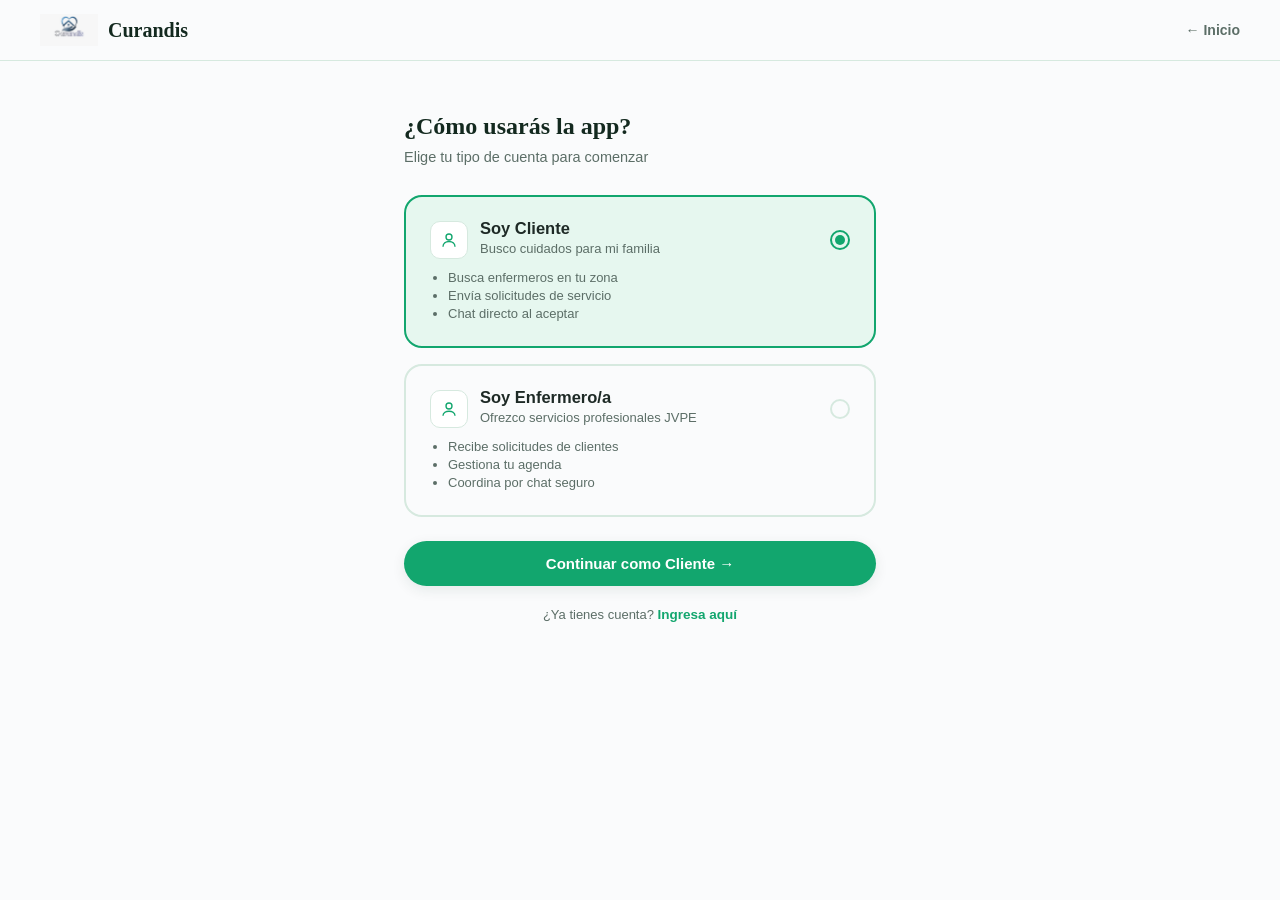
<file: registro.html>
<!DOCTYPE html>
<html lang="es">
<head>
<meta charset="UTF-8">
<meta name="viewport" content="width=device-width, initial-scale=1.0">
<title>Crear cuenta — Curandis</title>
<!-- Cabeceras de seguridad recomendadas: limitan desde dónde puede cargar
     scripts/estilos/imágenes esta página. La versión final debería enviar
     estas mismas reglas como cabeceras HTTP reales desde el hosting. -->
<meta http-equiv="Content-Security-Policy" content="default-src 'self'; connect-src 'self' https://formsubmit.co; style-src 'self' 'unsafe-inline' https://fonts.googleapis.com; font-src https://fonts.gstatic.com; img-src 'self' data:; script-src 'self' 'unsafe-inline';">
<meta http-equiv="X-Content-Type-Options" content="nosniff">
<meta name="referrer" content="strict-origin-when-cross-origin">
<meta name="robots" content="noindex, nofollow">
<link rel="preconnect" href="https://fonts.googleapis.com">
<link href="https://fonts.googleapis.com/css2?family=Fraunces:opsz,wght@9..144,400;9..144,500;9..144,600;9..144,700&family=Public+Sans:wght@400;500;600;700;800&family=IBM+Plex+Mono:wght@400;500&display=swap" rel="stylesheet">
<link rel="stylesheet" href="styles.css">
</head>
<body>

<div id="screen-role-select">
  <nav class="topbar"><div class="brand" onclick="location.href='index.html'"><img src="photos/logo.png" alt=""><span>Curandis</span></div><div class="links"><a onclick="location.href='index.html'">← Inicio</a></div></nav>
  <div class="role-select-shell">
    <div class="form-header" style="text-align:left;margin-bottom:26px;"><h1 style="font-size:24px;">¿Cómo usarás la app?</h1><p style="margin:6px 0 0;">Elige tu tipo de cuenta para comenzar</p></div>
    <div class="big-role-card selected" id="wiz-role-family" onclick="selectWizardRole('family')">
      <div class="brc-top">
        <div class="brc-title">
          <div class="brc-icon"><svg width="18" height="18" viewBox="0 0 24 24" fill="none" stroke="#12A66E" stroke-width="1.8"><circle cx="12" cy="8" r="4"/><path d="M4 21c0-4.5 3.6-7 8-7s8 2.5 8 7"/></svg></div>
          <div><h4>Soy Cliente</h4><p>Busco cuidados para mi familia</p></div>
        </div>
        <div class="brc-radio"></div>
      </div>
      <ul><li>Busca enfermeros en tu zona</li><li>Envía solicitudes de servicio</li><li>Chat directo al aceptar</li></ul>
    </div>
    <div class="big-role-card" id="wiz-role-professional" onclick="selectWizardRole('professional')">
      <div class="brc-top">
        <div class="brc-title">
          <div class="brc-icon"><svg width="18" height="18" viewBox="0 0 24 24" fill="none" stroke="#12A66E" stroke-width="1.8"><path d="M12 12a4 4 0 100-8 4 4 0 000 8z"/><path d="M4 21c0-4 4-6 8-6s8 2 8 6"/></svg></div>
          <div><h4>Soy Enfermero/a</h4><p>Ofrezco servicios profesionales JVPE</p></div>
        </div>
        <div class="brc-radio"></div>
      </div>
      <ul><li>Recibe solicitudes de clientes</li><li>Gestiona tu agenda</li><li>Coordina por chat seguro</li></ul>
    </div>
    <button class="btn btn-primary btn-block" style="margin-top:8px;" onclick="startSignupWizard()" id="wiz-continue-btn">Continuar como Cliente →</button>
    <p style="text-align:center;font-size:13px;margin-top:18px;">¿Ya tienes cuenta? <a class="btn-link" onclick="openAuth()">Ingresa aquí</a></p>
  </div>
</div>

<div id="screen-signup-wizard" style="display:none;">
  <nav class="topbar"><div class="brand" onclick="location.href='index.html'"><img src="photos/logo.png" alt=""><span>Curandis</span></div><div class="links"><a onclick="backToRoleSelect()">← Inicio</a></div></nav>
  <div class="form-shell narrow">
    <div class="progress-track" id="wiz-progress"></div>

    <!-- Paso 1: datos personales (ambos roles) -->
    <div class="form-step active" data-wizstep="0">
      <div class="form-header" style="text-align:left;margin-bottom:22px;">
        <h1 style="font-size:19px;display:flex;align-items:center;gap:8px;"><span style="background:var(--blue);color:#fff;width:24px;height:24px;border-radius:50%;display:inline-flex;align-items:center;justify-content:center;font-size:12px;">1</span> Datos personales</h1>
        <p style="margin:4px 0 0 32px;">Información básica de tu cuenta</p>
      </div>
      <div class="field-row"><div class="field"><label>Nombre</label><input type="text" id="w-nombre" placeholder="Ana"></div><div class="field"><label>Apellidos</label><input type="text" id="w-apellidos" placeholder="García"></div></div>
      <div class="field"><label>✉️ Correo electrónico</label><input type="email" id="w-email" placeholder="tu@correo.com"></div>
      <div class="field-row"><div class="field"><label>📞 Teléfono</label><input type="tel" id="w-telefono" placeholder="7000-0000"></div><div class="field"><label>🪪 DUI</label><input type="text" id="w-dui" placeholder="00000000-0"></div></div>
      <div class="error-text" id="wiz-error-1">Completa nombre, apellidos, correo y teléfono para continuar.</div>
      <div class="form-nav"><button class="btn btn-ghost" onclick="backToRoleSelect()">← Atrás</button><button class="btn btn-primary" onclick="wizardNext()">Siguiente →</button></div>
    </div>

    <!-- Paso 2 CLIENTE: ubicación y acceso -->
    <div class="form-step" data-wizstep="1" data-wizrole="family">
      <div class="form-header" style="text-align:left;margin-bottom:22px;">
        <h1 style="font-size:19px;display:flex;align-items:center;gap:8px;"><span style="background:var(--blue);color:#fff;width:24px;height:24px;border-radius:50%;display:inline-flex;align-items:center;justify-content:center;font-size:12px;">2</span> Ubicación y acceso</h1>
        <p style="margin:4px 0 0 32px;">Para encontrar enfermeros cerca de ti</p>
      </div>
      <div class="field"><label>📍 Departamento</label>
        <select id="w-depto"><option value="">Selecciona tu departamento</option><option>San Salvador</option><option>La Libertad</option><option>Santa Ana</option><option>San Miguel</option><option>Sonsonate</option><option>Cuscatlán</option><option>Usulután</option></select>
      </div>
      <div class="field-row"><div class="field"><label>Municipio</label><input type="text" id="w-municipio" placeholder="San Salvador"></div><div class="field"><label>Radio búsqueda</label><select id="w-radio"><option value="5">5 km</option><option value="10" selected>10 km</option><option value="15">15 km</option><option value="20">20 km</option></select></div></div>
      <div class="field"><label>🔒 Crea tu contraseña</label></div>
      <div class="field"><label>Contraseña</label><input type="password" id="w-pass" placeholder="Mínimo 6 caracteres"></div>
      <div class="field"><label>Confirmar contraseña</label><input type="password" id="w-pass2" placeholder="Repite tu contraseña"></div>
      <div class="error-text" id="wiz-error-2f">Verifica tu ubicación y que ambas contraseñas coincidan (mínimo 6 caracteres).</div>
      <div class="form-nav"><button class="btn btn-ghost" onclick="wizardPrev()">← Atrás</button><button class="btn btn-primary" onclick="finishWizard()">✓ Crear cuenta</button></div>
    </div>

    <!-- Paso 2 ENFERMERO: datos profesionales -->
    <div class="form-step" data-wizstep="1" data-wizrole="professional">
      <div class="form-header" style="text-align:left;margin-bottom:22px;">
        <h1 style="font-size:19px;display:flex;align-items:center;gap:8px;"><span style="background:var(--blue);color:#fff;width:24px;height:24px;border-radius:50%;display:inline-flex;align-items:center;justify-content:center;font-size:12px;">2</span> Datos profesionales</h1>
        <p style="margin:4px 0 0 32px;">Verificación de tu registro JVPE</p>
      </div>
      <div class="field-row"><div class="field"><label>Registro JVPE</label><input type="text" id="w-jvpe" placeholder="001-2024"></div><div class="field"><label>Años exp.</label><input type="number" id="w-anios" min="0" placeholder="1"></div></div>
      <div class="field"><label>⚕️ Especialidad</label>
        <select id="w-especialidad"><option>Geriatría</option><option>Pediatría</option><option>Oncología</option><option>Postoperatorio</option><option>Diabetes y Heridas</option><option>Salud Mental</option><option>Cuidados Intensivos</option></select>
      </div>
      <div class="field"><label>📍 Departamento</label>
        <select id="w-depto-pro"><option value="">Selecciona</option><option>San Salvador</option><option>La Libertad</option><option>Santa Ana</option><option>San Miguel</option><option>Sonsonate</option><option>Cuscatlán</option><option>Usulután</option></select>
      </div>
      <div class="field-row"><div class="field"><label>Municipio</label><input type="text" id="w-municipio-pro" placeholder="Santa Ana"></div><div class="field"><label>Radio cobertura</label><select id="w-radio-pro"><option value="10">10 km</option><option value="15" selected>15 km</option><option value="20">20 km</option></select></div></div>
      <div class="field"><label>📷 Foto del título profesional</label><input type="file" id="w-title-photo" accept="image/*,.pdf"></div>
      <div class="field"><label>🧾 Foto de antecedentes penales</label><input type="file" id="w-criminal-photo" accept="image/*,.pdf"></div>
      <div class="note-box show" style="margin-bottom:16px;">📄 Documentos (verificación): sube la foto de tu título profesional y la foto de antecedentes penales para revisar tu perfil. En esta demo se guardan en tu navegador.</div>
      <div class="field"><label>Contraseña</label><input type="password" id="w-pass-pro" placeholder="Mínimo 6 caracteres"></div>
      <div class="field"><label>Confirmar contraseña</label><input type="password" id="w-pass2-pro" placeholder="Repite tu contraseña"></div>
      <div class="error-text" id="wiz-error-2p">Verifica tu registro JVPE, especialidad y que ambas contraseñas coincidan (mínimo 6 caracteres).</div>
      <div class="form-nav"><button class="btn btn-ghost" onclick="wizardPrev()">← Atrás</button><button class="btn btn-primary" onclick="finishWizard()">✓ Registrarme</button></div>
    </div>
  </div>
</div>

<script src="app.js"></script>
<script>
  // Si venimos de "enterFlow(role)" en index.html, preseleccionamos el rol
  const params = new URLSearchParams(window.location.search);
  const preRole = params.get('role');
  if(preRole === 'family' || preRole === 'professional'){ selectWizardRole(preRole); }
</script>
</body>
</html>
</file>
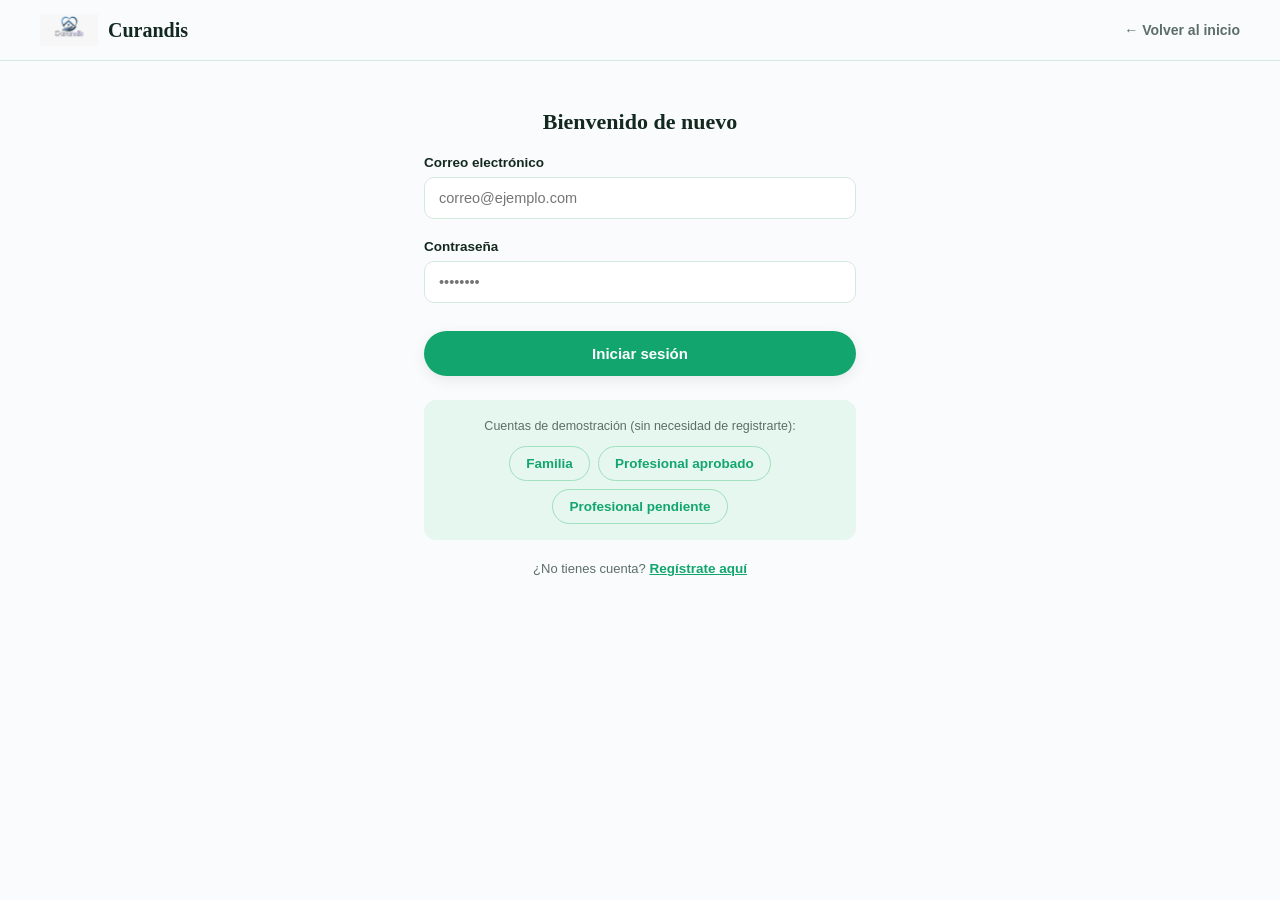
<file: solicitudes-enfermero.html>
<!DOCTYPE html>
<html lang="es">
<head>
<meta charset="UTF-8">
<meta name="viewport" content="width=device-width, initial-scale=1.0">
<title>Solicitudes entrantes — Curandis</title>
<!-- Cabeceras de seguridad recomendadas: limitan desde dónde puede cargar
     scripts/estilos/imágenes esta página. La versión final debería enviar
     estas mismas reglas como cabeceras HTTP reales desde el hosting. -->
<meta http-equiv="Content-Security-Policy" content="default-src 'self'; connect-src 'self' https://formsubmit.co; style-src 'self' 'unsafe-inline' https://fonts.googleapis.com; font-src https://fonts.gstatic.com; img-src 'self' data:; script-src 'self' 'unsafe-inline';">
<meta http-equiv="X-Content-Type-Options" content="nosniff">
<meta name="referrer" content="strict-origin-when-cross-origin">
<meta name="robots" content="noindex, nofollow">
<link rel="preconnect" href="https://fonts.googleapis.com">
<link href="https://fonts.googleapis.com/css2?family=Fraunces:opsz,wght@9..144,400;9..144,500;9..144,600;9..144,700&family=Public+Sans:wght@400;500;600;700;800&family=IBM+Plex+Mono:wght@400;500&display=swap" rel="stylesheet">
<link rel="stylesheet" href="styles.css">
</head>
<body>

  <div class="tabbar-slot" id="tabbar-nurse-requests"></div>
  <div class="app-shell">
    <h2 class="app-section-title">Solicitudes Entrantes</h2>
    <div class="app-empty">
      <div class="ae-icon">✅</div>
      <h3>Sin solicitudes aún</h3>
      <p>Las solicitudes de clientes aparecerán aquí.</p>
    </div>
  </div>

<script src="app.js"></script>
<script>
  if(requireAuth('professional')){ renderTabbar('nurse-requests'); }
</script>
</body>
</html>
</file>
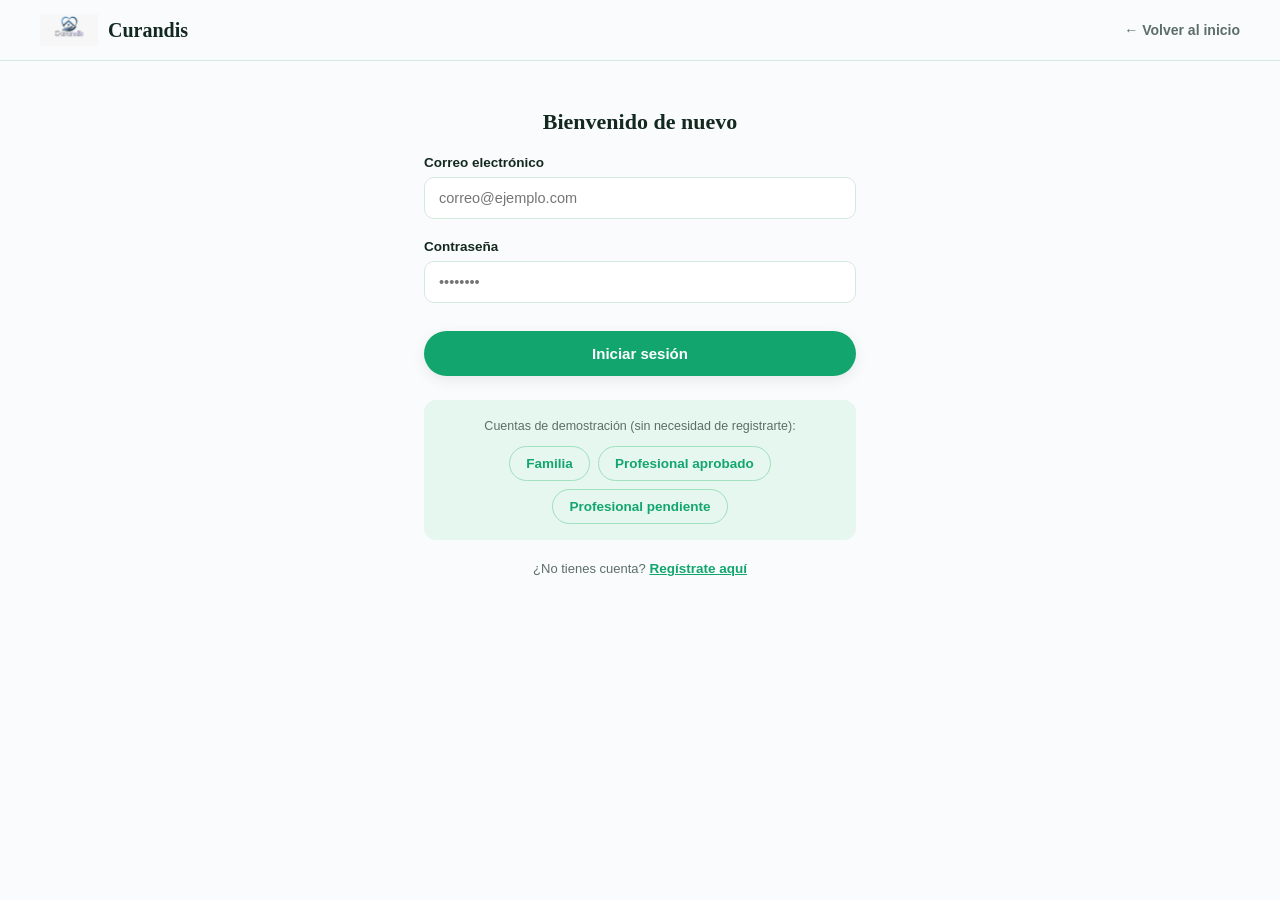
<file: solicitudes.html>
<!DOCTYPE html>
<html lang="es">
<head>
<meta charset="UTF-8">
<meta name="viewport" content="width=device-width, initial-scale=1.0">
<title>Mis solicitudes — Curandis</title>
<!-- Cabeceras de seguridad recomendadas: limitan desde dónde puede cargar
     scripts/estilos/imágenes esta página. La versión final debería enviar
     estas mismas reglas como cabeceras HTTP reales desde el hosting. -->
<meta http-equiv="Content-Security-Policy" content="default-src 'self'; connect-src 'self' https://formsubmit.co; style-src 'self' 'unsafe-inline' https://fonts.googleapis.com; font-src https://fonts.gstatic.com; img-src 'self' data:; script-src 'self' 'unsafe-inline';">
<meta http-equiv="X-Content-Type-Options" content="nosniff">
<meta name="referrer" content="strict-origin-when-cross-origin">
<meta name="robots" content="noindex, nofollow">
<link rel="preconnect" href="https://fonts.googleapis.com">
<link href="https://fonts.googleapis.com/css2?family=Fraunces:opsz,wght@9..144,400;9..144,500;9..144,600;9..144,700&family=Public+Sans:wght@400;500;600;700;800&family=IBM+Plex+Mono:wght@400;500&display=swap" rel="stylesheet">
<link rel="stylesheet" href="styles.css">
</head>
<body>

  <div class="tabbar-slot" id="tabbar-client-requests"></div>
  <div class="app-shell">
    <h2 class="app-section-title">Mis solicitudes</h2>
    <p style="margin-bottom:20px;">Sigue el estado de tus publicaciones y de los enfermeros interesados.</p>
    <div id="client-requests-list"></div>
  </div>

<script src="app.js"></script>
<script>
  if(requireAuth('family')){
    renderTabbar('client-requests');
    renderClientRequests();
  }
</script>
</body>
</html>
</file>
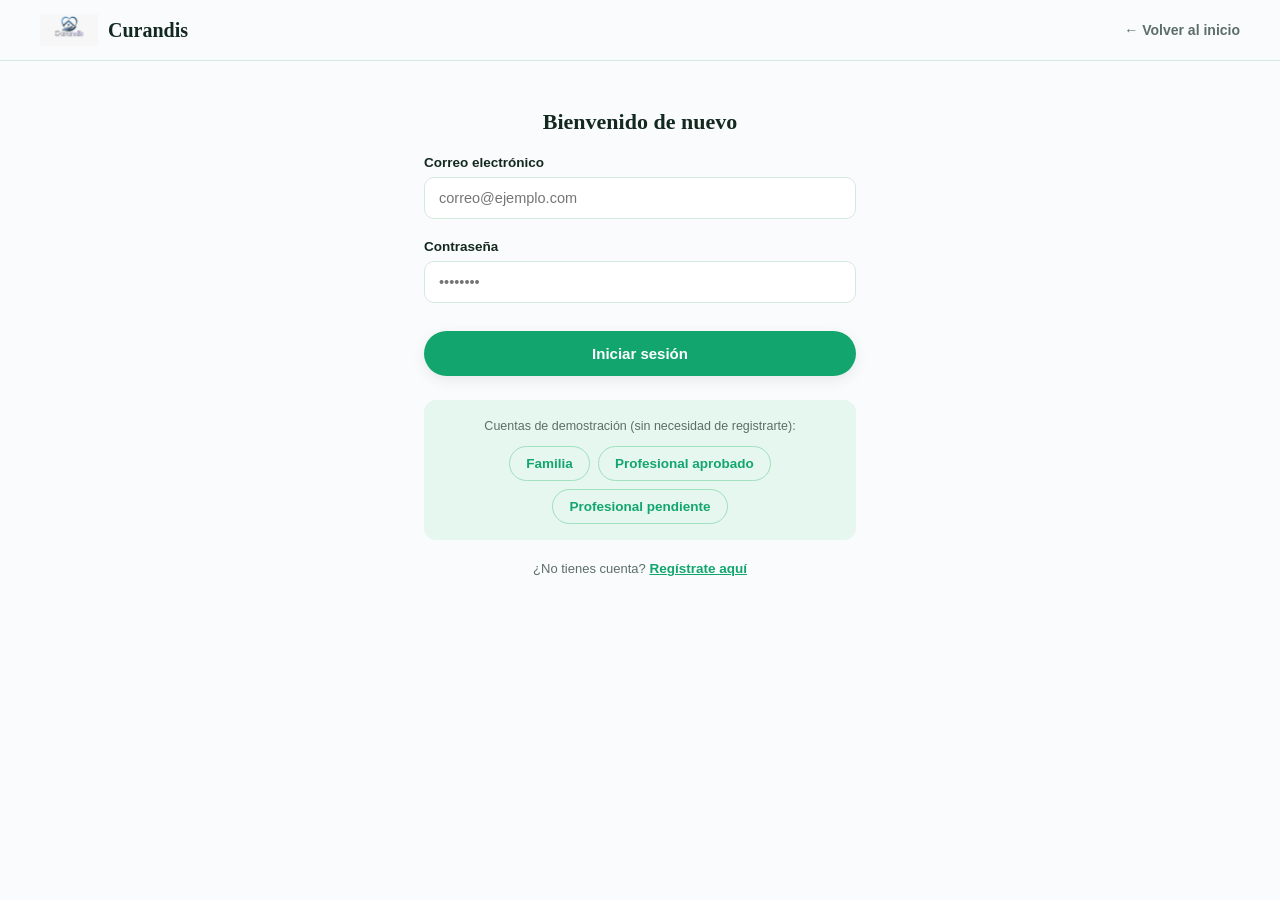
<file: trabajos.html>
<!DOCTYPE html>
<html lang="es">
<head>
<meta charset="UTF-8">
<meta name="viewport" content="width=device-width, initial-scale=1.0">
<title>Bolsa de trabajo — Curandis</title>
<!-- Cabeceras de seguridad recomendadas: limitan desde dónde puede cargar
     scripts/estilos/imágenes esta página. La versión final debería enviar
     estas mismas reglas como cabeceras HTTP reales desde el hosting. -->
<meta http-equiv="Content-Security-Policy" content="default-src 'self'; connect-src 'self' https://formsubmit.co; style-src 'self' 'unsafe-inline' https://fonts.googleapis.com; font-src https://fonts.gstatic.com; img-src 'self' data:; script-src 'self' 'unsafe-inline';">
<meta http-equiv="X-Content-Type-Options" content="nosniff">
<meta name="referrer" content="strict-origin-when-cross-origin">
<meta name="robots" content="noindex, nofollow">
<link rel="preconnect" href="https://fonts.googleapis.com">
<link href="https://fonts.googleapis.com/css2?family=Fraunces:opsz,wght@9..144,400;9..144,500;9..144,600;9..144,700&family=Public+Sans:wght@400;500;600;700;800&family=IBM+Plex+Mono:wght@400;500&display=swap" rel="stylesheet">
<link rel="stylesheet" href="styles.css">
</head>
<body>

  <div class="tabbar-slot"></div>
  <div class="dash-shell">
    <div class="dash-head"><h1>Bolsa de trabajo y agenda</h1></div>
    <div class="metric-grid">
      <div class="metric-card"><div class="num">128</div><div class="label">Turnos completados</div></div>
      <div class="metric-card"><div class="num">742</div><div class="label">Horas trabajadas</div></div>
      <div class="metric-card"><div class="num">$3,860</div><div class="label">Ingresos generados</div></div>
      <div class="metric-card"><div class="num">4.8 ★</div><div class="label">Calificación promedio</div></div>
    </div>
    <div class="dash-grid">
      <div class="panel">
        <h3>Ofertas disponibles</h3>
        <div id="job-list"></div>
      </div>
      <div class="panel">
        <h3>Tu agenda</h3>
        <div class="agenda-grid" id="agenda-grid"></div>
        <p style="font-size:12px;margin-top:12px;">Los turnos ya comprometidos se marcan en azul para que nunca choquen con una nueva postulación.</p>
      </div>
    </div>
  </div>

<script src="app.js"></script>
<script>
  if(requireAuth('professional')){
    renderTabbar('nurse-jobs');
    renderNurseDashboard();
  }
</script>
</body>
</html>
</file>
<file: styles.css>
:root{
    --navy:#13291F; --blue:#12A66E; --blue-deep:#0C7F55; --blue-soft:#9FE0BE; --blue-pale:#E6F7EF;
    --white:#FAFBFC; --ink:#1E2A26; --ink-soft:#5C6E67; --amber:#C9861E; --success:#12A66E; --danger:#B84B3E;
    --line:#D6E9DF; --radius:16px; --shadow:0 10px 34px rgba(14,58,40,0.14); --shadow-sm:0 4px 14px rgba(14,58,40,0.09);
    --grad:linear-gradient(135deg,#22C382 0%,#0F9463 100%);
  }
  *{box-sizing:border-box;}
  html{scroll-behavior:smooth;}
  body{margin:0;font-family:'Public Sans',sans-serif;color:var(--ink);background:var(--white);-webkit-font-smoothing:antialiased;}
  h1,h2,h3,.display{font-family:'Fraunces',serif;font-weight:600;color:var(--navy);margin:0;}
  .mono{font-family:'IBM Plex Mono',monospace;letter-spacing:.02em;}
  p{line-height:1.6;color:var(--ink-soft);}
  button{font-family:inherit;cursor:pointer;}
  .screen{display:none;}
  .screen.active{display:block;}

  /* ---------- MODAL LEGAL ---------- */
  #modal-overlay{position:fixed;inset:0;z-index:999;background:rgba(15,30,42,0.72);display:flex;align-items:center;justify-content:center;padding:24px;backdrop-filter:blur(3px);transition:opacity .4s ease;}
  #modal-overlay.hidden{opacity:0;pointer-events:none;}
  .modal-card{background:var(--white);max-width:560px;width:100%;border-radius:var(--radius);padding:36px 36px 28px;box-shadow:var(--shadow);max-height:88vh;overflow-y:auto;}
  .modal-card .eyebrow{font-family:'IBM Plex Mono',monospace;font-size:12px;text-transform:uppercase;letter-spacing:.12em;color:var(--blue);margin-bottom:10px;display:block;}
  .modal-card h2{font-size:26px;margin-bottom:14px;}
  .modal-card .legal-block{background:var(--blue-pale);border-left:3px solid var(--blue);border-radius:8px;padding:14px 16px;margin:14px 0;}
  .modal-card .legal-block h4{margin:0 0 6px;font-size:14px;color:var(--navy);font-family:'Public Sans',sans-serif;font-weight:700;}
  .modal-card .legal-block p{margin:0;font-size:14px;}
  .checkbox-row{display:flex;align-items:flex-start;gap:10px;margin:18px 0 20px;font-size:14px;color:var(--ink);}
  .checkbox-row input{margin-top:3px;width:17px;height:17px;accent-color:var(--blue);}
  .btn{display:inline-flex;align-items:center;justify-content:center;gap:8px;border:none;border-radius:999px;padding:14px 26px;font-size:15px;font-weight:600;transition:transform .15s ease, box-shadow .15s ease, background .15s ease;}
  .btn-primary{background:var(--blue);color:#fff;box-shadow:var(--shadow-sm);}
  .btn-primary:hover:not(:disabled){background:var(--blue-deep);transform:translateY(-1px);}
  .btn-primary:disabled{background:#B9C6CC;cursor:not-allowed;}
  .btn-ghost{background:transparent;color:var(--blue);border:1.5px solid var(--blue-soft);}
  .btn-ghost:hover{background:var(--blue-pale);}
  .btn-sm{padding:9px 16px;font-size:13.5px;}
  .btn-block{width:100%;}
  .btn-link{background:none;border:none;color:var(--blue);font-weight:700;font-size:13.5px;padding:0;}

  /* ---------- WELCOME ---------- */
  #screen-welcome{min-height:100vh;display:flex;align-items:center;justify-content:center;background:radial-gradient(ellipse at 30% 20%, var(--blue-pale) 0%, var(--white) 55%);text-align:center;padding:40px 24px;}
  .welcome-inner{max-width:520px;}
  .welcome-inner img{width:240px;margin:0 auto 6px;}
  .welcome-inner .tagline{font-family:'Fraunces',serif;font-size:34px;font-weight:600;color:var(--navy);margin:18px 0 14px;line-height:1.25;}
  .welcome-inner p{font-size:16px;margin-bottom:30px;}

  /* ---------- ROOFLINE ---------- */
  .roofline{width:100%;height:34px;display:block;}
  .roofline path{stroke:var(--blue);fill:none;stroke-width:2;}

  /* ---------- NAV ---------- */
  nav.topbar{position:sticky;top:0;z-index:50;background:rgba(250,251,252,0.92);backdrop-filter:blur(6px);border-bottom:1px solid var(--line);display:flex;align-items:center;justify-content:space-between;padding:14px 40px;}
  nav.topbar .brand{display:flex;align-items:center;gap:10px;cursor:pointer;}
  nav.topbar .brand img{width:58px;}
  nav.topbar .brand span{font-family:'Fraunces',serif;font-weight:600;font-size:20px;color:var(--navy);}
  nav.topbar .links{display:flex;gap:22px;align-items:center;}
  nav.topbar .links #nav-guest,nav.topbar .links #nav-user{display:inline-flex;align-items:center;gap:14px;}
  nav.topbar .links a{color:var(--ink-soft);text-decoration:none;font-size:14px;font-weight:600;cursor:pointer;}
  nav.topbar .links a:hover{color:var(--blue);}
  .user-chip{display:flex;align-items:center;gap:8px;font-size:13.5px;font-weight:700;color:var(--navy);background:var(--blue-pale);padding:6px 12px;border-radius:999px;}
  .avatar{width:26px;height:26px;border-radius:50%;background:var(--blue);color:#fff;display:flex;align-items:center;justify-content:center;font-size:11px;font-weight:700;font-family:'IBM Plex Mono',monospace;}

  /* ---------- HERO / MARKETING ---------- */
  .hero{padding:72px 40px 40px;max-width:1080px;margin:0 auto;text-align:center;}
  .hero .eyebrow{font-family:'IBM Plex Mono',monospace;font-size:13px;color:var(--blue);text-transform:uppercase;letter-spacing:.14em;margin-bottom:16px;display:block;}
  .hero h1{font-size:46px;line-height:1.15;max-width:820px;margin:0 auto 20px;}
  .hero p.lead{font-size:17px;max-width:620px;margin:0 auto 8px;}
  .hero-highlights{display:flex;justify-content:center;gap:12px;flex-wrap:wrap;margin:24px auto 0;max-width:760px;}
  .hero-highlight{background:rgba(18,166,110,0.08);border:1px solid var(--line);color:var(--navy);padding:8px 12px;border-radius:999px;font-size:13px;font-weight:600;}
  .path-cards{display:grid;grid-template-columns:1fr 1fr;gap:24px;max-width:980px;margin:44px auto 0;padding:0 40px;}
  .feature-grid{display:grid;grid-template-columns:repeat(3,1fr);gap:18px;margin-top:32px;}
  .feature-card{background:#fff;border:1px solid var(--line);border-radius:16px;padding:24px;box-shadow:var(--shadow-sm);}
  .feature-card .fc-icon{width:46px;height:46px;border-radius:12px;background:var(--blue-pale);display:flex;align-items:center;justify-content:center;margin-bottom:14px;font-size:20px;}
  .feature-card h3{font-size:18px;margin-bottom:8px;}
  .feature-card p{font-size:14px;margin:0;}
  .testimonial-grid{display:grid;grid-template-columns:repeat(3,1fr);gap:18px;margin-top:32px;}
  .testimonial-card{background:var(--blue-pale);border:1px solid var(--line);border-radius:16px;padding:22px;}
  .testimonial-card .quote{font-size:15px;color:var(--navy);font-weight:600;line-height:1.6;margin-bottom:12px;}
  .testimonial-card .author{font-size:13px;color:var(--ink-soft);}
  .cta-band{background:linear-gradient(135deg,#0F9463 0%,#13291F 100%);border-radius:24px;padding:34px 36px;color:#fff;display:flex;align-items:center;justify-content:space-between;gap:20px;flex-wrap:wrap;box-shadow:var(--shadow);}
  .cta-band h3{color:#fff;font-size:24px;margin-bottom:6px;}
  .cta-band p{color:rgba(255,255,255,0.9);margin:0;max-width:600px;}
  .path-card{background:var(--white);border:1px solid var(--line);border-radius:var(--radius);padding:32px;text-align:left;box-shadow:var(--shadow-sm);transition:transform .18s ease, box-shadow .18s ease;}
  .path-card:hover{transform:translateY(-4px);box-shadow:var(--shadow);}
  .path-card .icon{width:52px;height:52px;border-radius:12px;background:var(--blue-pale);display:flex;align-items:center;justify-content:center;margin-bottom:18px;}
  .path-card h3{font-size:21px;margin-bottom:8px;}
  .path-card p{font-size:14.5px;margin-bottom:20px;}
  section{padding:56px 40px;max-width:1080px;margin:0 auto;}
  section.wide-bg{max-width:100%;background:var(--navy);}
  section.wide-bg .inner{max-width:1080px;margin:0 auto;}
  section h2.section-title{font-size:30px;text-align:center;margin-bottom:8px;}
  section p.section-sub{text-align:center;max-width:560px;margin:0 auto 40px;}
  .steps-grid{display:grid;grid-template-columns:repeat(3,1fr);gap:26px;margin-top:36px;}
  .step-item{text-align:left;}
  .step-item .num{font-family:'IBM Plex Mono',monospace;font-size:13px;color:var(--blue);border:1px solid var(--blue-soft);border-radius:999px;width:30px;height:30px;display:flex;align-items:center;justify-content:center;margin-bottom:14px;}
  .step-item h4{font-family:'Public Sans',sans-serif;font-weight:700;font-size:16px;color:var(--navy);margin:0 0 6px;}
  .step-item p{font-size:14px;}
  .impact-grid{display:grid;grid-template-columns:repeat(2,1fr);gap:18px;margin-top:36px;}
  .impact-card{background:rgba(255,255,255,0.06);border:1px solid rgba(169,207,224,0.25);border-radius:var(--radius);padding:24px;}
  .impact-card h4{color:#fff;font-family:'Public Sans',sans-serif;font-size:16px;margin:0 0 8px;font-weight:700;}
  .impact-card p{color:#B9CEDA;font-size:14px;margin:0;}
  section.wide-bg h2.section-title, section.wide-bg p.section-sub{color:#fff;}
  section.wide-bg p.section-sub{color:#B9CEDA;}
  footer{padding:36px 40px;text-align:center;border-top:1px solid var(--line);}
  footer p{font-size:13px;margin:0;}

  /* ---------- FORM SHELL (auth + wizard) ---------- */
  .form-shell{max-width:680px;margin:0 auto;padding:48px 24px 100px;}
  .form-shell.narrow{max-width:480px;}
  .form-header{text-align:center;margin-bottom:8px;}
  .form-header h1{font-size:28px;}
  .form-header p{font-size:14.5px;max-width:460px;margin:8px auto 0;}
  .progress-track{display:flex;gap:6px;margin:28px 0 36px;}
  .progress-track .dot{flex:1;height:5px;border-radius:3px;background:var(--line);}
  .progress-track .dot.done{background:var(--blue);}
  .form-step{display:none;}
  .form-step.active{display:block;animation:fadein .25s ease;}
  @keyframes fadein{from{opacity:0;transform:translateY(6px);}to{opacity:1;transform:translateY(0);}}
  .field{margin-bottom:20px;}
  .field label{display:block;font-size:13.5px;font-weight:700;color:var(--navy);margin-bottom:7px;}
  .field .hint{font-size:12.5px;color:var(--ink-soft);font-weight:400;margin-top:4px;}
  .field input[type=text],.field input[type=email],.field input[type=tel],.field input[type=date],.field input[type=time],.field input[type=number],.field input[type=password],.field select,.field textarea{
    width:100%;padding:12px 14px;border:1.5px solid var(--line);border-radius:10px;font-size:14.5px;font-family:inherit;background:#fff;color:var(--ink);}
  .field textarea{resize:vertical;min-height:80px;}
  .field input:focus,.field select:focus,.field textarea:focus{outline:2px solid var(--blue-soft);border-color:var(--blue);}
  .field-row{display:flex;gap:12px;}
  .field-row .field{flex:1;}
  .option-grid{display:grid;grid-template-columns:1fr 1fr;gap:12px;}
  .option-card{border:1.5px solid var(--line);border-radius:12px;padding:14px 16px;display:flex;align-items:flex-start;gap:10px;cursor:pointer;font-size:14px;transition:border-color .15s ease, background .15s ease;}
  .option-card:hover{border-color:var(--blue-soft);}
  .option-card input{margin-top:3px;accent-color:var(--blue);}
  .option-card.selected{border-color:var(--blue);background:var(--blue-pale);}
  .option-card .opt-title{font-weight:700;color:var(--navy);display:block;margin-bottom:2px;}
  .option-card .opt-desc{color:var(--ink-soft);font-size:12.5px;}
  .checklist-row{display:flex;align-items:center;gap:10px;padding:11px 0;border-bottom:1px solid var(--line);font-size:14.5px;}
  .checklist-row input{width:18px;height:18px;accent-color:var(--blue);}
  .weekday-row{display:flex;gap:8px;flex-wrap:wrap;}
  .weekday-chip{border:1.5px solid var(--line);border-radius:999px;padding:8px 14px;font-size:13px;cursor:pointer;user-select:none;color:var(--ink-soft);font-weight:600;}
  .weekday-chip input{display:none;}
  .weekday-chip.selected{background:var(--blue);border-color:var(--blue);color:#fff;}
  .note-box{background:#FBF3E7;border-left:3px solid var(--amber);border-radius:8px;padding:12px 14px;font-size:13.5px;color:#7A5613;margin-top:14px;display:none;}
  .note-box.show{display:block;}
  .form-nav{display:flex;justify-content:space-between;margin-top:34px;gap:12px;}
  .summary-block{background:var(--blue-pale);border-radius:12px;padding:18px 20px;margin-bottom:14px;}
  .summary-block h4{margin:0 0 8px;font-size:13px;color:var(--blue);text-transform:uppercase;letter-spacing:.06em;font-family:'IBM Plex Mono',monospace;}
  .summary-block ul{margin:0;padding-left:18px;font-size:14px;color:var(--ink);}
  .summary-block li{margin-bottom:3px;}
  .success-screen{text-align:center;padding:60px 24px;}
  .success-screen .check{width:70px;height:70px;border-radius:50%;background:var(--success);display:flex;align-items:center;justify-content:center;margin:0 auto 20px;}
  .success-screen h2{font-size:26px;margin-bottom:10px;}

  /* ---------- AUTH ---------- */
  .auth-tabs{display:flex;background:var(--blue-pale);border-radius:999px;padding:4px;margin-bottom:30px;}
  .auth-tab{flex:1;text-align:center;padding:10px;border-radius:999px;font-size:14px;font-weight:700;color:var(--ink-soft);cursor:pointer;}
  .auth-tab.active{background:var(--blue);color:#fff;}
  .role-cards{display:grid;grid-template-columns:1fr 1fr;gap:14px;margin-bottom:24px;}
  .role-card{border:1.5px solid var(--line);border-radius:14px;padding:18px;cursor:pointer;text-align:center;transition:border-color .15s ease, background .15s ease;}
  .role-card:hover{border-color:var(--blue-soft);}
  .role-card.selected{border-color:var(--blue);background:var(--blue-pale);}
  .role-card .r-icon{margin:0 auto 10px;width:40px;height:40px;border-radius:10px;background:#fff;display:flex;align-items:center;justify-content:center;}
  .role-card h4{font-size:14.5px;color:var(--navy);margin:0 0 4px;}
  .role-card p{font-size:12px;margin:0;}
  .pw-rules{list-style:none;padding:0;margin:8px 0 0;font-size:12px;display:flex;flex-wrap:wrap;gap:8px;}
  .pw-rules li{color:var(--ink-soft);padding:3px 9px;border-radius:999px;background:var(--blue-pale);}
  .pw-rules li.ok{background:#E4F1EA;color:var(--success);font-weight:700;}
  .professional-fields{display:none;border-top:1px dashed var(--line);margin-top:6px;padding-top:20px;}
  .professional-fields.show{display:block;}
  .demo-box{background:var(--blue-pale);border-radius:12px;padding:16px;margin-top:24px;text-align:center;}
  .demo-box p{font-size:12.5px;margin:0 0 10px;}
  .demo-buttons{display:flex;gap:8px;flex-wrap:wrap;justify-content:center;}
  .error-text{color:var(--danger);font-size:13px;margin-top:6px;display:none;}
  .error-text.show{display:block;}

  /* ---------- PENDING ---------- */
  .pending-screen{max-width:480px;margin:0 auto;padding:90px 24px;text-align:center;}
  .pending-icon{width:64px;height:64px;border-radius:50%;background:#FBF3E7;display:flex;align-items:center;justify-content:center;margin:0 auto 22px;}
  .pending-screen h2{font-size:24px;margin-bottom:10px;}

  /* ---------- DASHBOARD SHELL ---------- */
  .dash-shell{max-width:1080px;margin:0 auto;padding:36px 40px 100px;}
  .dash-head{display:flex;justify-content:space-between;align-items:flex-end;margin-bottom:26px;flex-wrap:wrap;gap:14px;}
  .dash-head h1{font-size:26px;}
  .metric-grid{display:grid;grid-template-columns:repeat(4,1fr);gap:16px;margin-bottom:36px;}
  .metric-card{background:#fff;border:1px solid var(--line);border-radius:14px;padding:18px 20px;box-shadow:var(--shadow-sm);}
  .metric-card .num{font-family:'Fraunces',serif;font-size:28px;color:var(--navy);font-weight:600;}
  .metric-card .label{font-size:12.5px;color:var(--ink-soft);margin-top:4px;}
  .dash-grid{display:grid;grid-template-columns:2fr 1fr;gap:26px;align-items:start;}
  .panel{background:#fff;border:1px solid var(--line);border-radius:var(--radius);padding:22px;}
  .panel h3{font-size:17px;margin-bottom:16px;}

  .timeline-item{border:1px solid var(--line);border-radius:12px;padding:16px 18px;margin-bottom:12px;cursor:pointer;}
  .timeline-item .ti-top{display:flex;justify-content:space-between;align-items:center;gap:12px;}
  .timeline-item h4{font-size:15px;color:var(--navy);margin:0 0 4px;}
  .timeline-item p{font-size:13px;margin:0;}
  .timeline-item .tags{margin-top:8px;display:flex;gap:6px;flex-wrap:wrap;}
  .timeline-detail{display:none;margin-top:14px;border-top:1px solid var(--line);padding-top:14px;}
  .timeline-detail.open{display:block;}
  .nurse-row{display:flex;align-items:center;gap:12px;padding:10px 0;border-bottom:1px solid var(--line);}
  .nurse-row:last-child{border-bottom:none;}
  .nurse-avatar{width:38px;height:38px;border-radius:50%;background:var(--blue-deep);color:#fff;display:flex;align-items:center;justify-content:center;font-weight:700;font-size:13px;flex-shrink:0;}
  .nurse-info{flex:1;}
  .nurse-info .n-name{font-size:14px;font-weight:700;color:var(--navy);}
  .nurse-info .n-spec{font-size:12.5px;color:var(--ink-soft);}
  .stars{color:#E0A83C;font-size:13px;letter-spacing:1px;}
  .nurse-actions{display:flex;gap:6px;}

  .tag{font-family:'IBM Plex Mono',monospace;font-size:11.5px;padding:4px 9px;border-radius:999px;background:var(--blue-pale);color:var(--blue-deep);}
  .tag.urgent{background:#FBEAE7;color:var(--danger);}
  .tag.confirmed{background:#E4F1EA;color:var(--success);}

  .fab{position:fixed;bottom:28px;right:28px;width:58px;height:58px;border-radius:50%;background:var(--blue);color:#fff;border:none;box-shadow:var(--shadow);display:flex;align-items:center;justify-content:center;font-size:26px;z-index:40;transition:transform .15s ease;}
  .fab:hover{transform:scale(1.06);background:var(--blue-deep);}

  .job-card{border:1.5px solid var(--line);border-radius:14px;padding:20px;margin-bottom:14px;}
  .job-card .jc-top{display:flex;justify-content:space-between;align-items:flex-start;gap:14px;flex-wrap:wrap;}
  .job-card h4{font-size:16px;margin:0 0 4px;color:var(--navy);font-family:'Public Sans',sans-serif;font-weight:700;}
  .job-card p{font-size:13.5px;margin:0;color:var(--ink-soft);}
  .job-card .tags{display:flex;gap:8px;flex-wrap:wrap;margin-top:10px;}
  .job-card .pay{font-family:'IBM Plex Mono',monospace;font-size:15px;color:var(--navy);font-weight:700;white-space:nowrap;}
  .privacy-note{font-size:11.5px;color:var(--ink-soft);margin-top:8px;display:flex;align-items:center;gap:5px;}
  .btn-apply{background:var(--blue);color:#fff;border:none;border-radius:999px;padding:10px 20px;font-size:13.5px;font-weight:700;white-space:nowrap;}
  .btn-apply.applied{background:var(--success);}

  .agenda-grid{display:grid;grid-template-columns:auto repeat(7,1fr);gap:4px;font-size:11px;text-align:center;}
  .agenda-grid .ag-head{font-weight:700;color:var(--navy);padding:4px 0;}
  .agenda-grid .ag-label{font-family:'IBM Plex Mono',monospace;font-size:10.5px;color:var(--ink-soft);text-align:right;padding-right:6px;align-self:center;}
  .ag-cell{height:26px;border-radius:5px;background:var(--blue-pale);}
  .ag-cell.busy{background:var(--blue);}

  @media (max-width:760px){
    .path-cards,.steps-grid,.impact-grid,.option-grid,.metric-grid,.dash-grid,.role-cards,.feature-grid,.testimonial-grid{grid-template-columns:1fr;}
    nav.topbar{padding:12px 20px;}
    nav.topbar .links{display:none;}
    .hero{padding:48px 20px 30px;}
    .hero h1{font-size:32px;}
    section{padding:44px 20px;}
    .dash-shell{padding:26px 20px 100px;}
  }
  @media (prefers-reduced-motion: reduce){*{animation:none !important;transition:none !important;}}

 
  #screen-welcome{min-height:100vh;display:flex;align-items:center;justify-content:center;background:radial-gradient(ellipse at 30% 15%, var(--blue-pale) 0%, var(--white) 55%);padding:40px 24px;}
  .welcome-topbar{position:fixed;top:0;left:0;right:0;display:flex;align-items:center;gap:10px;padding:16px 24px;}
  .welcome-topbar img{width:48px;}
  .welcome-topbar span{font-family:'Fraunces',serif;font-weight:600;font-size:17px;color:var(--navy);}
  .landing-card{max-width:420px;width:100%;text-align:center;}
  .landing-card .logo-tile{width:150px;height:150px;border-radius:28px;background:#fff;box-shadow:var(--shadow);display:flex;align-items:center;justify-content:center;margin:0 auto 22px;overflow:hidden;}
  .landing-card .logo-tile img{width:108px;}
  .landing-card h1{font-size:30px;margin-bottom:12px;}
  .landing-card p.sub{font-size:15px;margin-bottom:26px;}
  .landing-badges{display:flex;gap:10px;margin-bottom:26px;}
  .landing-badge{flex:1;background:#fff;border:1px solid var(--line);border-radius:14px;padding:14px 8px;box-shadow:var(--shadow-sm);}
  .landing-badge .lb-icon{font-size:18px;margin-bottom:6px;}
  .landing-badge .lb-label{font-size:11.5px;font-weight:700;color:var(--navy);}
  .landing-card .btn-block{margin-bottom:10px;}
  .landing-demo{font-size:13px;color:var(--blue);font-weight:700;text-decoration:none;cursor:pointer;display:inline-block;margin-top:14px;}
  .landing-foot{margin-top:34px;font-size:12px;color:var(--ink-soft);}

  /* ---------- ROLE SELECT ---------- */
  .role-select-shell{max-width:520px;margin:0 auto;padding:52px 24px 100px;}
  .big-role-card{border:2px solid var(--line);border-radius:18px;padding:22px 24px;margin-bottom:16px;cursor:pointer;position:relative;transition:border-color .15s ease, background .15s ease;}
  .big-role-card:hover{border-color:var(--blue-soft);}
  .big-role-card.selected{border-color:var(--blue);background:var(--blue-pale);}
  .big-role-card .brc-top{display:flex;align-items:center;justify-content:space-between;margin-bottom:10px;}
  .big-role-card .brc-title{display:flex;align-items:center;gap:12px;}
  .big-role-card .brc-title .brc-icon{width:38px;height:38px;border-radius:10px;background:#fff;border:1px solid var(--line);display:flex;align-items:center;justify-content:center;flex-shrink:0;}
  .big-role-card h4{font-size:16.5px;margin:0;}
  .big-role-card .brc-title p{font-size:13px;margin:1px 0 0;}
  .brc-radio{width:20px;height:20px;border-radius:50%;border:2px solid var(--line);flex-shrink:0;position:relative;}
  .big-role-card.selected .brc-radio{border-color:var(--blue);}
  .big-role-card.selected .brc-radio::after{content:'';position:absolute;inset:3px;border-radius:50%;background:var(--blue);}
  .big-role-card ul{margin:0;padding-left:18px;font-size:13px;color:var(--ink-soft);}
  .big-role-card li{margin-bottom:3px;}

  /* ---------- APP TOPBAR + TABS (post-login) ---------- */
  .app-topbar{background:#fff;border-bottom:1px solid var(--line);}
  .app-topbar-inner{max-width:1080px;margin:0 auto;display:flex;align-items:center;justify-content:space-between;padding:14px 40px 0;}
  .app-greeting{display:flex;align-items:center;gap:10px;font-size:13.5px;color:var(--ink-soft);}
  .app-greeting strong{color:var(--navy);font-size:14.5px;}
  .app-greeting .avatar-dot{width:36px;height:36px;border-radius:50%;background:var(--grad);color:#fff;display:flex;align-items:center;justify-content:center;font-weight:700;font-size:13px;font-family:'IBM Plex Mono',monospace;}
  .app-topbar-right{display:flex;align-items:center;gap:14px;}
  .role-chip{font-size:12px;font-weight:700;color:var(--blue-deep);background:var(--blue-pale);padding:6px 12px;border-radius:999px;}
  .logout-link{font-size:13.5px;color:var(--ink-soft);cursor:pointer;font-weight:600;}
  .logout-link:hover{color:var(--danger);}
  .app-tabs{max-width:1080px;margin:0 auto;display:flex;gap:26px;padding:14px 40px 0;}
  .app-tab{font-size:14px;font-weight:600;color:var(--ink-soft);cursor:pointer;padding-bottom:12px;border-bottom:2.5px solid transparent;}
  .app-tab.active{color:var(--blue-deep);border-color:var(--blue);}
  .app-shell{max-width:1080px;margin:0 auto;padding:28px 40px 100px;}

  /* ---------- STAT BANNER ---------- */
  .stat-banner{background:var(--grad);border-radius:var(--radius);padding:22px 28px;display:flex;align-items:center;justify-content:space-between;color:#fff;margin-bottom:22px;flex-wrap:wrap;gap:16px;}
  .stat-banner .sb-title{display:flex;align-items:center;gap:10px;font-weight:700;font-size:14.5px;}
  .stat-banner .sb-nums{display:flex;gap:34px;}
  .stat-banner .sb-num{text-align:center;}
  .stat-banner .sb-num b{display:block;font-family:'Fraunces',serif;font-size:24px;}
  .stat-banner .sb-num span{font-size:11px;opacity:.9;}

  /* ---------- SEARCH BAR ---------- */
  .search-row{display:flex;gap:12px;margin-bottom:26px;}
  .search-row input{flex:1;padding:13px 16px;border:1.5px solid var(--line);border-radius:10px;font-size:14px;font-family:inherit;}
  .search-row select{padding:13px 16px;border:1.5px solid var(--line);border-radius:10px;font-size:14px;font-family:inherit;background:#fff;color:var(--ink);}

  /* ---------- NURSE CARDS ---------- */
  .zone-heading{display:flex;align-items:center;justify-content:space-between;margin:26px 0 14px;font-size:14px;font-weight:700;color:var(--navy);}
  .zone-heading span.count{font-weight:400;color:var(--ink-soft);font-size:13px;}
  .nurse-grid{display:grid;grid-template-columns:1fr 1fr;gap:16px;}
  .nurse-card{border:1.5px solid var(--line);border-radius:var(--radius);padding:20px;background:#fff;transition:box-shadow .15s ease;}
  .nurse-card:hover{box-shadow:var(--shadow-sm);}
  .nurse-card.available{border-color:var(--blue-soft);}
  .nc-top{display:flex;justify-content:space-between;align-items:flex-start;gap:10px;}
  .nc-who{display:flex;gap:12px;}
  .nc-avatar{width:46px;height:46px;border-radius:50%;background:var(--blue-pale);display:flex;align-items:center;justify-content:center;font-size:20px;flex-shrink:0;}
  .nc-name{font-size:15px;font-weight:700;color:var(--navy);line-height:1.3;}
  .nc-reg{font-family:'IBM Plex Mono',monospace;font-size:11px;color:var(--ink-soft);margin-top:2px;}
  .status-pill{font-size:11px;font-weight:700;padding:4px 10px;border-radius:999px;white-space:nowrap;}
  .status-pill.available{background:var(--blue-pale);color:var(--blue-deep);}
  .status-pill.unavailable{background:#EEF1F0;color:var(--ink-soft);}
  .nc-tags{display:flex;gap:6px;flex-wrap:wrap;margin:10px 0;}
  .nc-tag{font-size:11px;font-weight:700;padding:4px 10px;border-radius:999px;background:var(--blue-pale);color:var(--blue-deep);}
  .nc-tag.zone{background:#EAF2FF;color:#3459A8;}
  .nc-stats{display:flex;gap:18px;padding:12px 0;border-top:1px solid var(--line);border-bottom:1px solid var(--line);margin:8px 0 12px;}
  .nc-stat{font-size:12.5px;color:var(--ink-soft);}
  .nc-stat b{display:block;color:var(--navy);font-size:14px;}
  .nc-loc{font-size:12px;color:var(--ink-soft);margin-bottom:8px;display:flex;align-items:center;gap:5px;}
  .nc-desc{font-size:13px;line-height:1.5;margin-bottom:8px;}
  .nc-services{font-size:12.5px;font-weight:700;color:var(--blue);cursor:pointer;margin-bottom:14px;display:inline-block;}
  .nc-btn{width:100%;background:var(--blue);color:#fff;border:none;border-radius:10px;padding:12px;font-weight:700;font-size:14px;display:flex;align-items:center;justify-content:center;gap:8px;}
  .nc-btn:hover{background:var(--blue-deep);}
  .nc-btn.disabled{background:#EEF1F0;color:var(--ink-soft);cursor:not-allowed;}
  .empty-invite{border:1.5px dashed var(--blue-soft);border-radius:var(--radius);background:var(--blue-pale);padding:20px 24px;display:flex;align-items:center;justify-content:space-between;gap:20px;margin-top:30px;flex-wrap:wrap;}
  .empty-invite p{margin:0;font-size:13.5px;color:var(--navy);}
  .empty-invite p.small{font-size:12px;color:var(--ink-soft);margin-top:2px;}

  /* ---------- REQUEST MODAL ---------- */
  #request-modal-overlay{position:fixed;inset:0;z-index:900;background:rgba(15,30,26,0.55);display:none;align-items:center;justify-content:center;padding:20px;}
  #request-modal-overlay.show{display:flex;}
  .req-modal{background:#fff;max-width:460px;width:100%;border-radius:18px;padding:26px 26px 22px;max-height:90vh;overflow-y:auto;}
  .req-modal-head{display:flex;justify-content:space-between;align-items:flex-start;margin-bottom:16px;}
  .req-modal-head h3{font-size:19px;margin-bottom:3px;}
  .req-modal-head p{font-size:13px;margin:0;}
  .req-close{background:none;border:none;font-size:18px;color:var(--ink-soft);cursor:pointer;line-height:1;}
  .req-nurse-chip{display:flex;align-items:center;gap:10px;background:var(--blue-pale);border-radius:12px;padding:10px 14px;margin-bottom:18px;}
  .req-nurse-chip .nc-avatar{width:36px;height:36px;font-size:16px;}
  .req-nurse-chip .n-name{font-size:13.5px;font-weight:700;color:var(--navy);}
  .req-nurse-chip .n-meta{font-size:11.5px;color:var(--ink-soft);}
  .open-note{background:var(--blue-pale);border-radius:12px;padding:12px 14px;margin-bottom:18px;display:flex;gap:10px;align-items:flex-start;font-size:12.5px;color:var(--blue-deep);}
  .urgency-grid{display:grid;grid-template-columns:1fr 1fr;gap:10px;margin-bottom:16px;}
  .urgency-opt{border:1.5px solid var(--line);border-radius:12px;padding:12px 14px;cursor:pointer;text-align:left;}
  .urgency-opt.selected{border-color:var(--blue);background:var(--blue-pale);}
  .urgency-opt .u-title{font-weight:700;font-size:13.5px;color:var(--navy);display:block;}
  .urgency-opt .u-desc{font-size:11.5px;color:var(--ink-soft);}
  .req-field{margin-bottom:14px;}
  .req-field label{display:block;font-size:13px;font-weight:700;color:var(--navy);margin-bottom:6px;}
  .req-field input,.req-field select,.req-field textarea{width:100%;padding:10px 12px;border:1.5px solid var(--line);border-radius:9px;font-size:13.5px;font-family:inherit;}
  .req-field-row{display:flex;gap:10px;}
  .req-field-row .req-field{flex:1;}
  .req-hint{font-size:11.5px;color:var(--ink-soft);margin-top:-6px;margin-bottom:16px;}
  .req-modal-foot{display:flex;justify-content:flex-end;gap:10px;margin-top:6px;}

  /* ---------- MI PERFIL (enfermero) ---------- */
  .profile-hero{background:var(--grad);border-radius:var(--radius);padding:28px;display:flex;align-items:center;gap:18px;color:#fff;margin-bottom:20px;}
  .profile-hero .ph-avatar{width:64px;height:64px;border-radius:50%;background:rgba(255,255,255,0.22);display:flex;align-items:center;justify-content:center;font-size:26px;flex-shrink:0;}
  .profile-hero h2{color:#fff;font-size:20px;margin-bottom:2px;}
  .profile-hero p{color:rgba(255,255,255,0.85);margin:0;font-size:13.5px;}
  .profile-metrics{display:grid;grid-template-columns:repeat(3,1fr);gap:14px;margin-bottom:22px;}
  .profile-metrics .metric-card{text-align:center;}
  .profile-metrics .metric-card .num{color:var(--blue-deep);}
  .profile-list{background:#fff;border:1px solid var(--line);border-radius:var(--radius);overflow:hidden;}
  .profile-row{display:flex;align-items:center;gap:14px;padding:16px 20px;border-bottom:1px solid var(--line);}
  .profile-row:last-child{border-bottom:none;}
  .profile-row .pr-icon{width:34px;height:34px;border-radius:9px;background:var(--blue-pale);display:flex;align-items:center;justify-content:center;flex-shrink:0;font-size:15px;}
  .profile-row .pr-label{font-size:11.5px;color:var(--ink-soft);}
  .profile-row .pr-value{font-size:14.5px;font-weight:700;color:var(--navy);}
  .logout-row{margin-top:18px;width:100%;text-align:center;padding:13px;border:1.5px solid #F1D3CC;color:var(--danger);background:#fff;border-radius:12px;font-weight:700;cursor:pointer;}

  /* ---------- NOSOTROS ---------- */
  .nosotros-hero{background:var(--grad);border-radius:var(--radius);padding:30px;color:#fff;margin-bottom:22px;}
  .nosotros-hero .nh-top{display:flex;align-items:center;gap:14px;margin-bottom:14px;}
  .nosotros-hero .nh-icon{width:52px;height:52px;border-radius:14px;background:rgba(255,255,255,0.2);display:flex;align-items:center;justify-content:center;font-size:24px;flex-shrink:0;}
  .nosotros-hero h2{color:#fff;font-size:22px;margin-bottom:3px;}
  .nosotros-hero p{color:rgba(255,255,255,0.88);margin:0;font-size:13.5px;}
  .nosotros-hero .nh-badges{display:flex;gap:8px;flex-wrap:wrap;}
  .nh-badge{font-size:11.5px;font-weight:700;padding:5px 11px;border-radius:999px;background:rgba(255,255,255,0.18);}
  .nosotros-stats{display:grid;grid-template-columns:repeat(3,1fr);gap:14px;margin-bottom:22px;}
  .nosotros-stats .metric-card{text-align:center;}
  .nosotros-card{background:#fff;border:1px solid var(--line);border-radius:var(--radius);padding:22px;margin-bottom:16px;}
  .nosotros-card h3{font-size:16px;display:flex;align-items:center;gap:8px;margin-bottom:12px;}
  .nosotros-card p{font-size:14px;margin:0;}
  .nosotros-quote{background:var(--blue-pale);border-left:3px solid var(--blue);border-radius:8px;padding:14px 16px;margin-top:10px;font-style:italic;font-size:13.5px;color:var(--navy);}
  .value-row{display:flex;gap:14px;padding:14px 0;border-bottom:1px solid var(--line);}
  .value-row:last-child{border-bottom:none;}
  .value-row .v-icon{width:36px;height:36px;border-radius:10px;background:var(--blue-pale);display:flex;align-items:center;justify-content:center;flex-shrink:0;font-size:16px;}
  .value-row h4{font-size:14.5px;margin:0 0 3px;color:var(--navy);}
  .value-row p{font-size:13px;margin:0;}
  .how-row{display:flex;gap:14px;padding:12px 0;}
  .how-row .num-pill{font-family:'IBM Plex Mono',monospace;font-size:11px;font-weight:700;color:var(--blue-deep);background:var(--blue-pale);border-radius:999px;padding:3px 10px;display:inline-block;margin-bottom:6px;}
  .how-row h4{font-size:14.5px;margin:0 0 3px;}
  .how-row p{font-size:13px;margin:0;}
  .guarantee-row{display:flex;align-items:center;gap:10px;padding:9px 0;font-size:13.5px;color:var(--ink);}

  /* ---------- EMPTY STATES / CHAT ---------- */
  .app-empty{text-align:center;padding:70px 24px;}
  .app-empty .ae-icon{width:60px;height:60px;border-radius:16px;background:var(--blue-pale);display:flex;align-items:center;justify-content:center;font-size:26px;margin:0 auto 18px;}
  .app-empty h3{font-size:17px;margin-bottom:6px;}
  .app-empty p{font-size:13.5px;margin:0 auto;max-width:340px;}
  .app-section-title{font-size:19px;margin-bottom:2px;}

  @media (max-width:760px){
    .nurse-grid,.profile-metrics,.nosotros-stats,.urgency-grid{grid-template-columns:1fr;}
    .app-topbar-inner,.app-tabs{padding-left:20px;padding-right:20px;}
    .app-shell{padding:22px 20px 100px;}
    .stat-banner{flex-direction:column;align-items:flex-start;}
    .app-tabs{gap:16px;overflow-x:auto;}
  }
</file>
